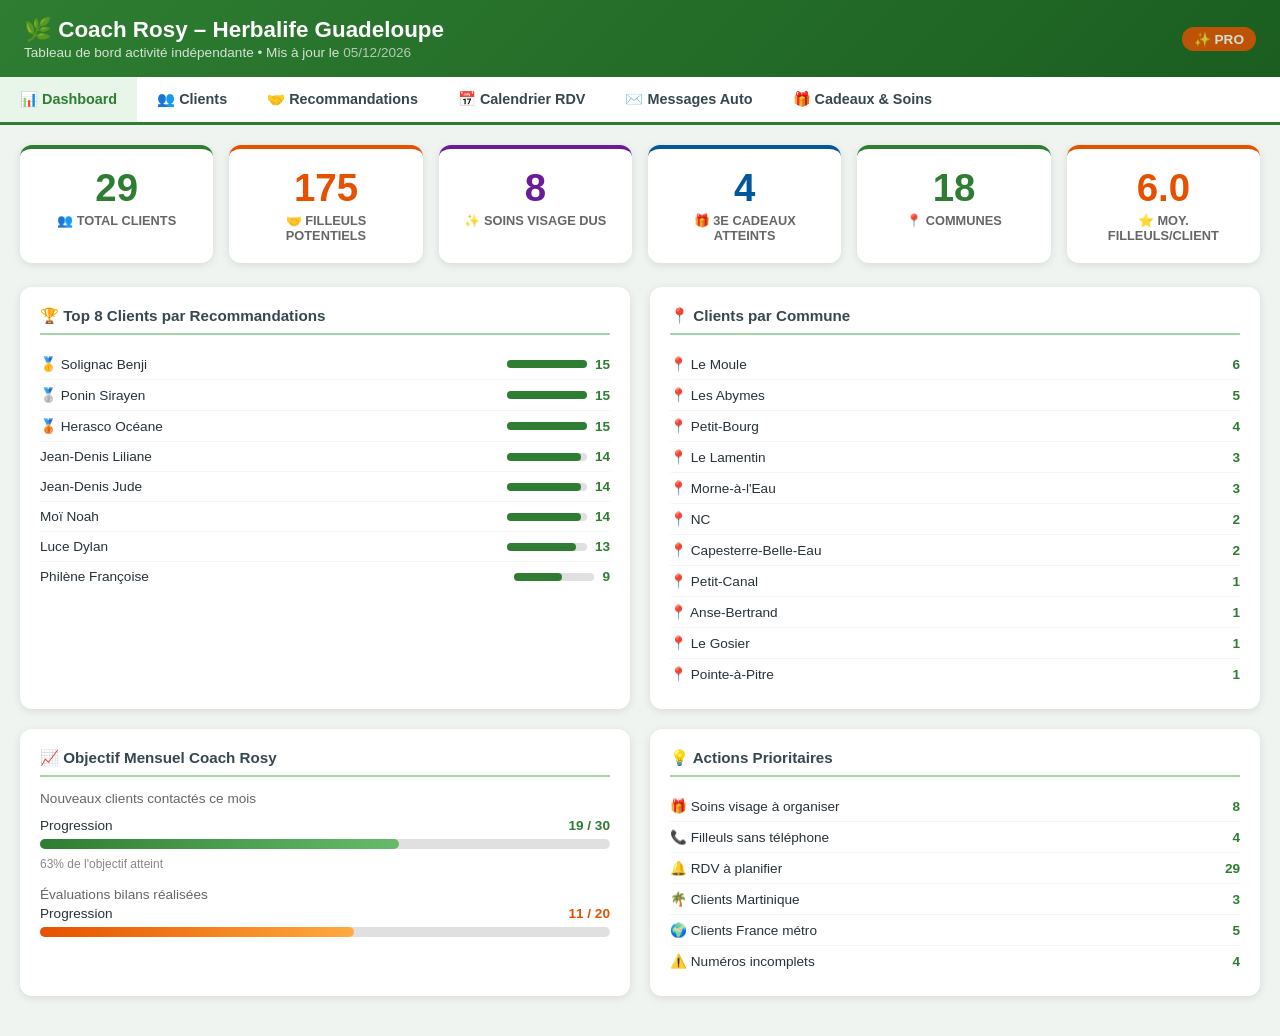
<file: index.html>
<!DOCTYPE html>
<html lang="fr">
<head>
<meta charset="UTF-8">
<meta name="viewport" content="width=device-width, initial-scale=1.0">
<title>Coach Rosy – Dashboard Herbalife</title>
<style>
  :root {
    --vert: #2E7D32; --vert-l: #A5D6A7; --vert-ll: #E8F5E9;
    --orange: #E65100; --orange-l: #FFCCBC; --orange-ll: #FFF3E0;
    --violet: #6A1B9A; --bleu: #01579B; --rouge: #B71C1C;
    --gris: #37474F; --gris-l: #ECEFF1; --blanc: #fff;
  }
  * { box-sizing: border-box; margin: 0; padding: 0; font-family: 'Segoe UI', Arial, sans-serif; }
  body { background: #f0f4f0; color: #263238; }

  /* ── TOPBAR ── */
  .topbar {
    background: linear-gradient(135deg, var(--vert) 0%, #1B5E20 100%);
    color: #fff; padding: 16px 24px;
    display: flex; align-items: center; justify-content: space-between;
    box-shadow: 0 4px 12px rgba(0,0,0,.3);
  }
  .topbar h1 { font-size: 1.4rem; font-weight: 700; }
  .topbar span { font-size: .85rem; opacity: .8; }
  .badge { background: var(--orange); border-radius: 20px; padding: 4px 12px; font-size:.8rem; font-weight:700; }

  /* ── NAV TABS ── */
  .tabs { display: flex; background: #fff; border-bottom: 3px solid var(--vert); overflow-x: auto; }
  .tab { padding: 14px 20px; cursor: pointer; font-weight: 600; font-size: .9rem;
         border-bottom: 3px solid transparent; margin-bottom: -3px; white-space: nowrap;
         transition: all .2s; color: var(--gris); }
  .tab:hover { background: var(--vert-ll); color: var(--vert); }
  .tab.active { border-bottom-color: var(--vert); color: var(--vert); background: var(--vert-ll); }

  /* ── SECTIONS ── */
  .section { display: none; padding: 20px; }
  .section.active { display: block; }

  /* ── KPI CARDS ── */
  .kpi-row { display: grid; grid-template-columns: repeat(auto-fit, minmax(160px,1fr)); gap: 16px; margin-bottom: 24px; }
  .kpi { background: #fff; border-radius: 12px; padding: 20px 16px; text-align: center;
         box-shadow: 0 2px 8px rgba(0,0,0,.1); border-top: 4px solid var(--vert); }
  .kpi .num { font-size: 2.4rem; font-weight: 800; color: var(--vert); line-height:1; }
  .kpi .lbl { font-size: .8rem; color: #666; margin-top: 6px; font-weight: 600; text-transform: uppercase; }
  .kpi.orange { border-top-color: var(--orange); }
  .kpi.orange .num { color: var(--orange); }
  .kpi.violet { border-top-color: var(--violet); }
  .kpi.violet .num { color: var(--violet); }
  .kpi.bleu { border-top-color: var(--bleu); }
  .kpi.bleu .num { color: var(--bleu); }

  /* ── CARDS GRID ── */
  .cards { display: grid; grid-template-columns: repeat(auto-fill, minmax(300px, 1fr)); gap: 16px; }
  .card {
    background: #fff; border-radius: 12px; overflow: hidden;
    box-shadow: 0 2px 8px rgba(0,0,0,.1); transition: transform .2s, box-shadow .2s;
  }
  .card:hover { transform: translateY(-3px); box-shadow: 0 6px 20px rgba(0,0,0,.15); }
  .card-head { background: var(--vert); color: #fff; padding: 12px 16px; display: flex; justify-content: space-between; align-items: center; }
  .card-head .name { font-weight: 700; font-size: 1rem; }
  .card-head .count { background: rgba(255,255,255,.3); border-radius: 20px; padding: 2px 10px; font-size: .8rem; font-weight: 700; }
  .card-body { padding: 14px 16px; }
  .card-body p { font-size: .85rem; color: #555; margin: 4px 0; }
  .card-body .tel { font-weight: 600; color: var(--bleu); }
  .card-body .obs { font-size: .8rem; color: #888; font-style: italic; margin-top: 8px; }
  .tag { display: inline-block; background: var(--vert-l); color: var(--vert);
         border-radius: 12px; padding: 2px 8px; font-size: .75rem; font-weight: 600; margin: 2px; }
  .tag.orange { background: var(--orange-l); color: var(--orange); }
  .tag.violet { background: #EDE7F6; color: var(--violet); }

  /* ── TABLE ── */
  .tbl-wrap { background: #fff; border-radius: 12px; overflow: hidden; box-shadow: 0 2px 8px rgba(0,0,0,.1); }
  .tbl-head { padding: 16px 20px; background: var(--vert); color: #fff; display: flex; justify-content: space-between; align-items: center; }
  .tbl-head h3 { font-size: 1rem; }
  .search-box { padding: 8px 14px; border-radius: 20px; border: none; font-size: .9rem; width: 240px; }
  table { width: 100%; border-collapse: collapse; }
  thead th { background: #37474F; color: #fff; padding: 10px 12px; font-size: .8rem; text-align: left; font-weight: 600; }
  tbody tr:nth-child(even) { background: var(--gris-l); }
  tbody tr:hover { background: var(--vert-ll); }
  tbody td { padding: 9px 12px; font-size: .82rem; border-bottom: 1px solid #e0e0e0; }
  .badge-stat { border-radius: 10px; padding: 2px 8px; font-size: .75rem; font-weight: 700; }
  .s-planif { background: #FFF9C4; color: #F57F17; }
  .s-ok { background: var(--vert-l); color: var(--vert); }
  .s-relance { background: #FFCCBC; color: var(--rouge); }

  /* ── CALENDAR ── */
  .cal-grid { display: grid; grid-template-columns: repeat(7,1fr); gap: 4px; }
  .cal-day-head { text-align: center; font-weight: 700; font-size: .75rem; color: var(--gris); padding: 6px; }
  .cal-day { min-height: 70px; background: #fff; border-radius: 8px; padding: 6px;
             border: 1px solid #e0e0e0; cursor: pointer; transition: background .2s; }
  .cal-day:hover { background: var(--vert-ll); }
  .cal-day .day-num { font-size: .8rem; font-weight: 700; color: var(--gris); }
  .cal-day .event { background: var(--vert); color: #fff; border-radius: 4px; padding: 2px 4px;
                    font-size: .7rem; margin-top: 2px; cursor: pointer; }
  .cal-day .event.orange { background: var(--orange); }
  .cal-day.today { border: 2px solid var(--vert); }
  .cal-day.today .day-num { color: var(--vert); }

  /* ── MESSAGES ── */
  .msg-card { background: #fff; border-radius: 12px; margin-bottom: 16px; overflow: hidden; box-shadow: 0 2px 8px rgba(0,0,0,.1); }
  .msg-head { padding: 14px 18px; color: #fff; display: flex; justify-content: space-between; align-items: center; }
  .msg-body { padding: 16px 18px; }
  .msg-body textarea { width: 100%; min-height: 160px; border: 1px solid #ddd; border-radius: 8px;
                       padding: 12px; font-size: .88rem; line-height: 1.6; resize: vertical; }
  .btn { display: inline-flex; align-items: center; gap: 6px; padding: 8px 18px; border-radius: 20px;
         font-size: .85rem; font-weight: 600; cursor: pointer; border: none; transition: all .2s; }
  .btn-vert { background: var(--vert); color: #fff; }
  .btn-vert:hover { background: #1B5E20; }
  .btn-orange { background: var(--orange); color: #fff; }
  .btn-orange:hover { background: #BF360C; }
  .btn-outline { background: transparent; border: 2px solid var(--vert); color: var(--vert); }
  .btn-outline:hover { background: var(--vert-ll); }
  .btn-row { display: flex; gap: 10px; margin-top: 12px; flex-wrap: wrap; }

  /* ── PROGRESS ── */
  .prog-bar { background: #e0e0e0; border-radius: 20px; height: 10px; margin-top: 6px; }
  .prog-fill { background: linear-gradient(90deg, var(--vert), #66BB6A); border-radius: 20px; height: 100%; transition: width .8s; }
  .prog-fill.orange { background: linear-gradient(90deg, var(--orange), #FFAB40); }

  /* ── TOAST ── */
  .toast { position: fixed; bottom: 24px; right: 24px; background: var(--vert); color: #fff;
           padding: 14px 20px; border-radius: 12px; font-weight: 600; box-shadow: 0 4px 16px rgba(0,0,0,.3);
           transform: translateY(100px); opacity: 0; transition: all .4s; z-index: 999; }
  .toast.show { transform: translateY(0); opacity: 1; }

  /* ── STAT ROW ── */
  .stat-row { display: grid; grid-template-columns: 1fr 1fr; gap: 20px; margin-bottom: 20px; }
  .stat-box { background: #fff; border-radius: 12px; padding: 20px; box-shadow: 0 2px 8px rgba(0,0,0,.1); }
  .stat-box h4 { font-size: .95rem; font-weight: 700; color: var(--gris); margin-bottom: 14px;
                  border-bottom: 2px solid var(--vert-l); padding-bottom: 8px; }
  .stat-item { display: flex; justify-content: space-between; align-items: center;
               padding: 7px 0; border-bottom: 1px solid #f5f5f5; font-size: .85rem; }
  .stat-item:last-child { border-bottom: none; }
  .stat-item .val { font-weight: 700; color: var(--vert); }

  @media(max-width:600px) {
    .stat-row { grid-template-columns: 1fr; }
    .kpi-row { grid-template-columns: repeat(2,1fr); }
    .topbar h1 { font-size: 1rem; }
    .cards { grid-template-columns: 1fr; }
  }
</style>
</head>
<body>

<div class="topbar">
  <div>
    <h1>🌿 Coach Rosy – Herbalife Guadeloupe</h1>
    <span>Tableau de bord activité indépendante • Mis à jour le <span id="today-date"></span></span>
  </div>
  <span class="badge">✨ PRO</span>
</div>

<!-- TABS -->
<div class="tabs">
  <div class="tab active" onclick="showTab('dashboard')">📊 Dashboard</div>
  <div class="tab" onclick="showTab('clients')">👥 Clients</div>
  <div class="tab" onclick="showTab('recommandations')">🤝 Recommandations</div>
  <div class="tab" onclick="showTab('calendrier')">📅 Calendrier RDV</div>
  <div class="tab" onclick="showTab('messages')">✉️ Messages Auto</div>
  <div class="tab" onclick="showTab('cadeaux')">🎁 Cadeaux & Soins</div>
</div>

<!-- ════ DASHBOARD ════ -->
<div id="tab-dashboard" class="section active">
  <div class="kpi-row">
    <div class="kpi"><div class="num">29</div><div class="lbl">👥 Total Clients</div></div>
    <div class="kpi orange"><div class="num">175</div><div class="lbl">🤝 Filleuls Potentiels</div></div>
    <div class="kpi violet"><div class="num">8</div><div class="lbl">✨ Soins Visage Dus</div></div>
    <div class="kpi bleu"><div class="num">4</div><div class="lbl">🎁 3e Cadeaux Atteints</div></div>
    <div class="kpi"><div class="num">18</div><div class="lbl">📍 Communes</div></div>
    <div class="kpi orange"><div class="num">6.0</div><div class="lbl">⭐ Moy. Filleuls/Client</div></div>
  </div>

  <div class="stat-row">
    <div class="stat-box">
      <h4>🏆 Top 8 Clients par Recommandations</h4>
      <div id="top-clients"></div>
    </div>
    <div class="stat-box">
      <h4>📍 Clients par Commune</h4>
      <div id="commune-stats"></div>
    </div>
  </div>

  <div class="stat-row">
    <div class="stat-box">
      <h4>📈 Objectif Mensuel Coach Rosy</h4>
      <p style="font-size:.85rem;color:#666;margin-bottom:12px">Nouveaux clients contactés ce mois</p>
      <div style="display:flex;justify-content:space-between;font-size:.85rem;margin-bottom:4px">
        <span>Progression</span><span style="font-weight:700;color:var(--vert)">19 / 30</span>
      </div>
      <div class="prog-bar"><div class="prog-fill" style="width:63%"></div></div>
      <p style="font-size:.75rem;color:#888;margin-top:8px">63% de l'objectif atteint</p>

      <p style="font-size:.85rem;color:#666;margin:16px 0 4px">Évaluations bilans réalisées</p>
      <div style="display:flex;justify-content:space-between;font-size:.85rem;margin-bottom:4px">
        <span>Progression</span><span style="font-weight:700;color:var(--orange)">11 / 20</span>
      </div>
      <div class="prog-bar"><div class="prog-fill orange" style="width:55%"></div></div>
    </div>
    <div class="stat-box">
      <h4>💡 Actions Prioritaires</h4>
      <div class="stat-item"><span>🎁 Soins visage à organiser</span><span class="val">8</span></div>
      <div class="stat-item"><span>📞 Filleuls sans téléphone</span><span class="val">4</span></div>
      <div class="stat-item"><span>🔔 RDV à planifier</span><span class="val">29</span></div>
      <div class="stat-item"><span>🌴 Clients Martinique</span><span class="val">3</span></div>
      <div class="stat-item"><span>🌍 Clients France métro</span><span class="val">5</span></div>
      <div class="stat-item"><span>⚠️ Numéros incomplets</span><span class="val">4</span></div>
    </div>
  </div>
</div>

<!-- ════ CLIENTS ════ -->
<div id="tab-clients" class="section">
  <div class="tbl-wrap">
    <div class="tbl-head">
      <h3>👥 Base de Données Clients (29)</h3>
      <input class="search-box" id="search-clients" placeholder="🔍 Rechercher un client..." oninput="filterClients()">
    </div>
    <table id="clients-table">
      <thead>
        <tr>
          <th>#</th><th>Nom Prénom</th><th>Commune</th><th>Téléphone</th>
          <th>Email</th><th>Filleuls</th><th>Observations</th>
        </tr>
      </thead>
      <tbody id="clients-tbody"></tbody>
    </table>
  </div>
</div>

<!-- ════ RECOMMANDATIONS ════ -->
<div id="tab-recommandations" class="section">
  <div class="tbl-wrap">
    <div class="tbl-head">
      <h3>🤝 Fiches de Recommandation (175 filleuls)</h3>
      <input class="search-box" id="search-recs" placeholder="🔍 Rechercher..." oninput="filterRecs()">
    </div>
    <table>
      <thead>
        <tr><th>#</th><th>Client Parrain</th><th>Filleul</th><th>Commune</th><th>Téléphone</th><th>Cadeau</th><th>Notes</th></tr>
      </thead>
      <tbody id="recs-tbody"></tbody>
    </table>
  </div>
</div>

<!-- ════ CALENDRIER ════ -->
<div id="tab-calendrier" class="section">
  <div style="display:flex;gap:16px;margin-bottom:20px;flex-wrap:wrap">
    <div style="flex:1;min-width:280px;background:#fff;border-radius:12px;padding:20px;box-shadow:0 2px 8px rgba(0,0,0,.1)">
      <h4 style="color:var(--vert);margin-bottom:16px">➕ Nouveau RDV</h4>
      <div style="display:flex;flex-direction:column;gap:10px">
        <select id="rdv-client" style="padding:10px;border-radius:8px;border:1px solid #ddd;font-size:.9rem">
          <option>-- Choisir un client --</option>
        </select>
        <input type="date" id="rdv-date" style="padding:10px;border-radius:8px;border:1px solid #ddd;font-size:.9rem">
        <input type="time" id="rdv-time" value="10:00" style="padding:10px;border-radius:8px;border:1px solid #ddd;font-size:.9rem">
        <select id="rdv-type" style="padding:10px;border-radius:8px;border:1px solid #ddd;font-size:.9rem">
          <option>Évaluation bilan</option>
          <option>Suivi mensuel</option>
          <option>Atelier soin visage</option>
          <option>Remise cadeau</option>
          <option>Découverte produits</option>
          <option>Relance filleul</option>
        </select>
        <textarea id="rdv-notes" placeholder="Notes..." style="padding:10px;border-radius:8px;border:1px solid #ddd;font-size:.9rem;height:80px;resize:vertical"></textarea>
        <button class="btn btn-vert" onclick="addRdv()">✅ Planifier le RDV</button>
      </div>
    </div>
    <div style="flex:2;min-width:300px;background:#fff;border-radius:12px;padding:20px;box-shadow:0 2px 8px rgba(0,0,0,.1)">
      <div style="display:flex;justify-content:space-between;align-items:center;margin-bottom:16px">
        <button class="btn btn-outline" onclick="changeMonth(-1)">← Précédent</button>
        <h4 id="cal-title" style="color:var(--vert)"></h4>
        <button class="btn btn-outline" onclick="changeMonth(1)">Suivant →</button>
      </div>
      <div class="cal-grid" id="calendar"></div>
    </div>
  </div>
  <div class="tbl-wrap">
    <div class="tbl-head" style="background:var(--gris)">
      <h3>📋 Liste des RDV planifiés</h3>
    </div>
    <table>
      <thead><tr><th>Date</th><th>Heure</th><th>Client</th><th>Type</th><th>Notes</th><th>Action</th></tr></thead>
      <tbody id="rdv-tbody"></tbody>
    </table>
  </div>
</div>

<!-- ════ MESSAGES ════ -->
<div id="tab-messages" class="section">
  <div style="display:flex;gap:16px;margin-bottom:20px;flex-wrap:wrap">
    <div style="background:#fff;border-radius:12px;padding:16px;box-shadow:0 2px 8px rgba(0,0,0,.1);min-width:220px">
      <h4 style="margin-bottom:12px;color:var(--vert)">🎯 Personnaliser</h4>
      <label style="font-size:.85rem;font-weight:600">Prénom du destinataire</label>
      <input id="msg-prenom" placeholder="Ex: Marie" style="width:100%;padding:8px;border-radius:8px;border:1px solid #ddd;margin:6px 0 12px;font-size:.9rem">
      <label style="font-size:.85rem;font-weight:600">Parrain/Marraine</label>
      <input id="msg-parrain" placeholder="Ex: Loïc" style="width:100%;padding:8px;border-radius:8px;border:1px solid #ddd;margin:6px 0 12px;font-size:.9rem">
      <label style="font-size:.85rem;font-weight:600">Date RDV</label>
      <input type="date" id="msg-date" style="width:100%;padding:8px;border-radius:8px;border:1px solid #ddd;margin:6px 0 12px;font-size:.9rem">
      <button class="btn btn-vert" style="width:100%" onclick="personalizeMessages()">✨ Personnaliser</button>
    </div>
    <div style="flex:1;min-width:280px">
      <div id="messages-container"></div>
    </div>
  </div>
</div>

<!-- ════ CADEAUX ════ -->
<div id="tab-cadeaux" class="section">
  <div class="cards" id="cadeaux-cards"></div>
</div>

<div class="toast" id="toast"></div>

<script>
// ── DATA ──────────────────────────────────────────────────────────────
const clients = [
  ["Jean-Denis","Liliane","Le Moule","0690211060","","14 filleuls – Fiche 28/02/2026"],
  ["Grégoire","Jessie","Petit-Canal","0690090362 / 0691250191","","Soin visage dû ; 8 filleuls + 2 ajouts"],
  ["Wilson","Jérôme","Le Lamentin","0690717507","","Distributeur ; 3 recommandations"],
  ["La Rochelle","Hélène","Petit-Bourg","0690801905","","5 filleuls potentiels"],
  ["Jean-Denis","Jude","NC","0690071060","","14 filleuls ; cadeau soin visage"],
  ["Philène","Françoise","Petit-Bourg","0696248056","","9 filleuls ; soin visage (Jessy)"],
  ["Didier","Rose-Lyse","Anse-Bertrand","0690705038","","2 recommandations"],
  ["Martin","Steve","Le Gosier","0690747990","","4 recommandations – jeunes"],
  ["Melais","Loïc","Le Lamentin","0690904830","melaisloic@gmail.com","Soin visage dû ; 7 filleuls"],
  ["Warner","Karina","Pointe-à-Pitre","0690746282","","1 recommandation : Marie-Ange"],
  ["Moï","Noah","Le Moule","0690268687","","Soin visage + 2e cadeau ; 14 filleuls"],
  ["Luce","Dylan","Morne-à-l'Eau","0690578028","","Soin visage ; 13 filleuls"],
  ["Thomas","Matteo","NC","0690960607","","Soin visage ; 8 recommandations"],
  ["Soudain","Mehdi","Le Moule","0690400450","","5 recommandations"],
  ["Solignac","Benji","Les Abymes","0691275161","","3e cadeau atteint ; 15 recommandations"],
  ["Ficadier","Brian","Le Moule","0690135131","","8 recommandations"],
  ["Ponin","Sirayen","Les Abymes","0690544796","popo971017.poney@gmail.com","Soin visage + 3e cadeau ; 15 recommandations"],
  ["Fadia","Kenji","Le Moule","0690124637","","5 recommandations"],
  ["Plaxo","Etienne","Le Moule","0690821225","",""],
  ["Ibourdin","Roselyne","Les Abymes","0690651036","","Pas de recommandation"],
  ["Palace","Carine","Les Abymes","0690624950","","Pas de recommandation"],
  ["Laurak","Marie-Michèle","Les Abymes","0690008878","","2 recommandations"],
  ["Broquin","Elita","Morne-à-l'Eau","0690075419","","Pas de recommandation"],
  ["Lastelle","Marie-Laure","Petit-Bourg","0690864466","","1 recommandation"],
  ["Herasco","Océane","Le Lamentin","0690989509","","3 cadeaux + soin visage ; 15 recommandations"],
  ["Montredon","Michel","Petit-Bourg","0690957376","","Pas de recommandation"],
  ["Lambeaux","Justinien","Morne-à-l'Eau","0690543635","",""],
  ["Matignon","Tony","Capesterre-Belle-Eau","0690321801","","4 recommandations"],
  ["Matignon","Sandra","Capesterre-Belle-Eau","0690950697","","4 recommandations"],
];

const recCounts = {
  "Jean-Denis Liliane":14,"Grégoire Jessie":7,"Wilson Jérôme":3,
  "La Rochelle Hélène":5,"Jean-Denis Jude":14,"Philène Françoise":9,
  "Didier Rose-Lyse":2,"Martin Steve":4,"Melais Loïc":7,"Warner Karina":1,
  "Moï Noah":14,"Luce Dylan":13,"Thomas Matteo":8,"Soudain Mehdi":5,
  "Solignac Benji":15,"Ficadier Brian":8,"Ponin Sirayen":15,"Fadia Kenji":5,
  "Laurak Marie-Michèle":2,"Lastelle Marie-Laure":1,"Herasco Océane":15,
  "Matignon Tony":4,"Matignon Sandra":4,
};

const cadeaux = [
  {client:"Grégoire Jessie",type:"Atelier Soin Visage",statut:"À organiser"},
  {client:"Jean-Denis Jude (Ma Goudou)",type:"Soin Visage",statut:"À organiser"},
  {client:"Philène Françoise (Jessy)",type:"Atelier Soin Visage",statut:"À organiser"},
  {client:"Melais Loïc",type:"Atelier Soin Visage",statut:"À organiser"},
  {client:"Moï Noah",type:"Soin Visage + 2e Cadeau",statut:"À organiser"},
  {client:"Luce Dylan (Hild Anna-Line)",type:"Atelier Soin Visage",statut:"À organiser"},
  {client:"Thomas Matteo (Johanna)",type:"Soin Visage",statut:"À organiser"},
  {client:"Solignac Benji",type:"3e Cadeau – Soin Visage",statut:"Effectué ✅"},
  {client:"Ponin Sirayen",type:"Soin Visage + 3e Cadeau",statut:"À organiser"},
  {client:"Herasco Océane",type:"Soin Visage + 3e Cadeau",statut:"À organiser"},
  {client:"Jean-Denis Liliane (Dolium Nadia)",type:"Cadeau",statut:"À remettre"},
  {client:"Jean-Denis Liliane (Doumba Danielle)",type:"3e Cadeau",statut:"À remettre"},
];

const recommandations = [
  ["Jean-Denis Liliane","Guilhen","Amal","","0690127912","",""],
  ["Jean-Denis Liliane","Chérie","Jocelyne","","+ 33642446636","",""],
  ["Jean-Denis Liliane","Jean-Charles","Lydie","","+ 33768543182","",""],
  ["Jean-Denis Liliane","Doumbia","Daniella","","0690756352","Atelier soin visage",""],
  ["Jean-Denis Liliane","Daupin","Nickelez","","0690716813","",""],
  ["Jean-Denis Liliane","David","Cynthia","","0690900715","",""],
  ["Jean-Denis Liliane","Dixit","Rudy","","0690324848","",""],
  ["Jean-Denis Liliane","Dolium","Nadia","","0690348936","Cadeau",""],
  ["Jean-Denis Liliane","Doumba","Danielle","","0590235600","3e cadeau",""],
  ["Jean-Denis Liliane","Prudente","Éliane","","0690742522","",""],
  ["Jean-Denis Liliane","Francius","Adèle","","0690434452","",""],
  ["Jean-Denis Liliane","Francis","Josiane","","0690424564","",""],
  ["Grégoire Jessie","Grégoire","Jessie","Les Abymes","0690980386","",""],
  ["Grégoire Jessie","Grégoire","Isabelle","Trois-Rivières","0690707423","",""],
  ["Grégoire Jessie","Naigre","Gaby","Mao","0690379539","",""],
  ["Grégoire Jessie","Forstin","Rudy","Pointe-à-Pitre","0690126605","",""],
  ["Grégoire Jessie","Forstin","Caroline","Pointe-à-Pitre","0690128177","Soin visage",""],
  ["Grégoire Jessie","Liber","Lucas","Trois-Rivières","0690603101","","Ajout"],
  ["Grégoire Jessie","Grégoire","Michel","Vieux-Habitants","0690800153","","Ajout"],
  ["Wilson Jérôme","Wilson","Natanael","Le Lamentin","0690117608","",""],
  ["Wilson Jérôme","Séverine","Maguy","","0690488398","",""],
  ["La Rochelle Hélène","Urie","Mylène","Goyave","0690164203","",""],
  ["La Rochelle Hélène","La Rochelle","Nikki","Capesterre-Belle-Eau","0690958820","",""],
  ["La Rochelle Hélène","Bon Fils","Sarah Della","Petit-Bourg","0690246017","",""],
  ["La Rochelle Hélène","","Viviane","Petit-Bourg","+33656806981","","Pas de nom"],
  ["La Rochelle Hélène","Claude Maurice","Sophie","Capesterre","0690920800","",""],
  ["Jean-Denis Jude","Pierre","Ghislaine","Goyave","0690376420","",""],
  ["Jean-Denis Jude","Maurice","Jean-Christophe","","0690906620","",""],
  ["Jean-Denis Jude","Barba","Éliane","","0691256292","",""],
  ["Jean-Denis Jude","Ma Goudou","","","0690941199","Soin visage",""],
  ["Jean-Denis Jude","Ismaël","Sylvain","","0690931802","",""],
  ["Jean-Denis Jude","Borda Dary","Jean-François","","0690177701","",""],
  ["Jean-Denis Jude","Marouden","Karine","","0690626320","",""],
  ["Philène Françoise","Cindy","","Capesterre","0690405981","",""],
  ["Philène Françoise","Corinne","","","0690764050","",""],
  ["Philène Françoise","Elita","","Morne-à-l'Eau","0690075419","",""],
  ["Philène Françoise","Géraldine","","Martinique","0696542873","",""],
  ["Philène Françoise","Jessy","","Saint-Martin","0690711268","Soin visage",""],
  ["Philène Françoise","Carine","","Petit-Bourg","0694901729","",""],
  ["Philène Françoise","Lucienne","","Martinique","0696958491","",""],
  ["Philène Françoise","Myriel","","Baie-Mahault","0690573463","",""],
  ["Philène Françoise","Monique","","Diamant (Mq)","0696231583","",""],
  ["Melais Loïc","Belfort","Dylan","Le Lamentin","0690476021","",""],
  ["Melais Loïc","Ismar","Lenny","Le Gosier","0690165268","",""],
  ["Melais Loïc","Cindy","","Pointe-Noire","0690469364","",""],
  ["Melais Loïc","Aymeric","","Le Lamentin","0690523269","",""],
  ["Melais Loïc","Liliane","","Le Lamentin","0690557376","Soin visage",""],
  ["Melais Loïc","Océane","","","0690989509","",""],
  ["Moï Noah","Granger","Anthony","Les Abymes","0690717089","",""],
  ["Moï Noah","Yenhanala","Marvin","Le Moule","0690552776","",""],
  ["Moï Noah","Luten","Nory","Le Moule","0690399001","",""],
  ["Moï Noah","Anoumontou","William","Le Moule","0690695666","",""],
  ["Moï Noah","Ficadier","Brian","Le Moule","0690135131","",""],
  ["Moï Noah","Moisan","Martine","","0690267783","",""],
  ["Moï Noah","Moisan","Maïté","Le Moule","0690078993","2e cadeau",""],
  ["Moï Noah","Mirna","Richard","","0690645504","",""],
  ["Luce Dylan","Kapila","Pétula","Le Moule","0690099844","",""],
  ["Luce Dylan","Lolia","Alan","Le Moule","0690481982","",""],
  ["Luce Dylan","Solignac","Benji","Les Abymes","0691275161","",""],
  ["Luce Dylan","Luce","Pascal","Morne-à-l'Eau","0690650215","",""],
  ["Luce Dylan","Hild","Anna-Line","","0690217244","Soin visage",""],
  ["Luce Dylan","Matthew","","Les Abymes","0690905203","",""],
  ["Luce Dylan","Samantha","","Les Abymes","0690949103","",""],
  ["Luce Dylan","Ingrid","","Le Moule","0690422328","",""],
  ["Luce Dylan","Gladys","","Morne-à-l'Eau","0690130824","",""],
  ["Luce Dylan","Kristy","","Les Abymes","0690728950","",""],
  ["Luce Dylan","Mike","","","0690684166","",""],
  ["Luce Dylan","Mélinda","","France","0690981949","",""],
  ["Thomas Matteo","Samyla","","Saint-François","0690701644","",""],
  ["Thomas Matteo","Sael","","Saint-François","0690944265","",""],
  ["Thomas Matteo","Johanna","","Petit-Canal","0690850015","Soin visage",""],
  ["Thomas Matteo","Brice","","Le Moule","0691254241","",""],
  ["Thomas Matteo","Ricci","","Saint-François","0690652510","",""],
  ["Soudain Mehdi","Despretz","Brice","Le Moule","0691254241","",""],
  ["Soudain Mehdi","Soudan","Lucas","Le Moule","0690382131","",""],
  ["Soudain Mehdi","Rosamel","Xavier","Morne-à-l'Eau","0690710885","",""],
  ["Soudain Mehdi","Matou","Frédéric","Le Moule","0690389548","",""],
  ["Soudain Mehdi","Hiéron","Taliana","Le Moule","0691239298","",""],
  ["Solignac Benji","Solignac","Tatiana","","0690232732","",""],
  ["Solignac Benji","Kadri","Naël","","0690250543","",""],
  ["Solignac Benji","Sinon","Ayan","","0690544796","",""],
  ["Solignac Benji","Matthew","","","0690905203","",""],
  ["Solignac Benji","Donovan","","","0691253636","3e cadeau",""],
  ["Solignac Benji","Annaëlle","","","0690134954","",""],
  ["Solignac Benji","Saadia","","","0690758862","",""],
  ["Solignac Benji","Kylian","","","0690003155","",""],
  ["Solignac Benji","Tricia","","","0745060901","",""],
  ["Solignac Benji","Saïna","","","0690094364","",""],
  ["Solignac Benji","Onil","","","0691273653","",""],
  ["Solignac Benji","Enrick","","","0690292654","",""],
  ["Solignac Benji","Stanley","","","0690072271","",""],
  ["Ficadier Brian","Thomas","Matteo","Le Moule","0690960607","",""],
  ["Ficadier Brian","Kravah","Yohan","Les Abymes","0690142109","",""],
  ["Ficadier Brian","Walpole","Malan","","0690463927","",""],
  ["Ficadier Brian","Ficadier","Kenji","Le Moule","0690124637","",""],
  ["Ficadier Brian","Samyla","","Le Moule","0690701644","",""],
  ["Ficadier Brian","Johanna","Collin","Petit-Canal","0690850015","",""],
  ["Ponin Sirayen","Abailo","Lilandra","Sainte-Anne","0691242108","",""],
  ["Ponin Sirayen","Yannick","","Morne-à-l'Eau","0691241951","",""],
  ["Ponin Sirayen","Sabine","","Les Abymes","0690970541","",""],
  ["Ponin Sirayen","Aurélia","","Tapie","0690073788","",""],
  ["Ponin Sirayen","Médéric","","","0690966389","Soin visage",""],
  ["Ponin Sirayen","Poney","Roselyne","Port-Louis","0690489387","3e cadeau",""],
  ["Ponin Sirayen","Jenessa","","France","+33646845541","",""],
  ["Ponin Sirayen","Rihanna","","Les Abymes","0690132931","",""],
  ["Ponin Sirayen","Poney","Anjali","Port-Louis","0690765510","",""],
  ["Ponin Sirayen","Latina","","Les Abymes","0690979808","",""],
  ["Ponin Sirayen","Axel","","Pointe-à-Pitre","0690163777","",""],
  ["Ponin Sirayen","Alicia","","Les Abymes","0690051458","",""],
  ["Ponin Sirayen","Mélodie","","France","+33708211136","",""],
  ["Ponin Sirayen","Patch","","","0690254819","",""],
  ["Fadia Kenji","Ficadier","Brian","Le Moule","0690135131","",""],
  ["Fadia Kenji","Thomas","Matteo","Le Moule","0690960607","",""],
  ["Fadia Kenji","Luce","Dylan","Morne-à-l'Eau","0690578028","",""],
  ["Fadia Kenji","Moï","Noah","Le Moule","0690268687","",""],
  ["Fadia Kenji","Soudain","Mehdi","Le Moule","0690400450","",""],
  ["Laurak Marie-Michèle","Chérie","Gladys","Le Moule","0690218609","",""],
  ["Laurak Marie-Michèle","Amanda","","Le Moule","0690210894","",""],
  ["Lastelle Marie-Laure","Lastelle","Marie-Claude","Les Abymes","0690254618","",""],
  ["Herasco Océane","Sylvie","","","0690964844","",""],
  ["Herasco Océane","Morane","","","0690734252","","Projet soins animaliers"],
  ["Herasco Océane","Florina","Maylis","","0690950306","",""],
  ["Herasco Océane","Manon","","","0690281249","",""],
  ["Herasco Océane","Déesse","Chloé","","+33652485298","",""],
  ["Herasco Océane","Djamila","","","0690998348","",""],
  ["Herasco Océane","Mathias","","","0690572587","",""],
  ["Herasco Océane","Mendy","","","0690908951","",""],
  ["Herasco Océane","Spicy","Mérédith","","0690862569","Soin visage",""],
  ["Herasco Océane","Lorenza","","","0690105930","3e cadeau",""],
  ["Herasco Océane","D'Alicia","","","0690943553","",""],
  ["Herasco Océane","Kayna","","","0690071419","",""],
  ["Herasco Océane","Stacey","","","0690370676","",""],
  ["Herasco Océane","Rose","","","0690062461","",""],
  ["Matignon Tony","Matignon","Sandra","Capesterre-Belle-Eau","0690950697","",""],
  ["Matignon Tony","Cédric","Rsaai","Capesterre-Belle-Eau","0690942210","",""],
  ["Matignon Tony","Matignon","Gilles","Petit-Bourg","0690501085","",""],
  ["Matignon Tony","Taj","Willy","Sainte-Anne","0690991687","",""],
  ["Matignon Sandra","Matignon","Tony","Capesterre-Belle-Eau","0690321801","","Mari"],
  ["Matignon Sandra","Matignon","Anna","Petit-Bourg","0690055427","",""],
  ["Matignon Sandra","Losbar","Paula","Goyave","0690515519","",""],
  ["Matignon Sandra","Julie","Bolus","Petit-Bourg","0690981001","",""],
];

let rdvList = [];
let calMonth = new Date().getMonth();
let calYear = new Date().getFullYear();

// ── MESSAGES ──────────────────────────────────────────────────────────
const msgTemplates = [
  {
    titre:"1. 💬 Premier Contact Filleul",
    color:"var(--vert)",
    template:`Bonjour [PRÉNOM] 😊

Je suis Coach Rosy, conseillère Herbalife en Guadeloupe.
[PARRAIN] m'a parlé de vous et pensé que vous pourriez être intéressé(e) par notre programme de bien-être.

✅ Évaluation bilan GRATUITE
✅ Programme nutrition personnalisé
✅ Suivi coach individuel

Seriez-vous disponible pour un RDV découverte cette semaine ?
📍 En présentiel ou en visio selon vos préférences

Belle journée 🌿
Coach Rosy – Herbalife Guadeloupe`
  },
  {
    titre:"2. ✅ Confirmation RDV",
    color:"var(--bleu)",
    template:`Bonjour [PRÉNOM] 🌟

Je vous confirme notre rendez-vous :
📅 [DATE RDV]
🕐 [HEURE]
📍 [LIEU / LIEN VISIO]

N'hésitez pas à me contacter si vous avez des questions.
À très vite !

Coach Rosy 🌿`
  },
  {
    titre:"3. 🔔 Relance Après RDV",
    color:"var(--orange)",
    template:`Bonjour [PRÉNOM] 😊

Suite à notre RDV du [DATE RDV], je voulais prendre de vos nouvelles.
Avez-vous eu l'occasion de réfléchir à votre programme de bien-être ?

Je reste disponible pour toutes vos questions 🌿

Coach Rosy – Herbalife`
  },
  {
    titre:"4. 🎁 Cadeau Soin Visage",
    color:"var(--violet)",
    template:`Bonjour [PRÉNOM] 🌸

Excellente nouvelle ! Vous avez gagné votre 🎁 ATELIER SOIN DU VISAGE OFFERT grâce à vos recommandations !

Quand souhaitez-vous en profiter ?
📅 Je vous propose : [DATE RDV]

À très bientôt !
Coach Rosy 🌿`
  },
  {
    titre:"5. 📊 Suivi Mensuel",
    color:"var(--gris)",
    template:`Bonjour [PRÉNOM] 💚

Comment allez-vous ce mois-ci ?
J'espère que votre programme Herbalife vous donne satisfaction 🌿

N'hésitez pas si vous avez besoin de moi !
Coach Rosy – Herbalife Guadeloupe`
  },
  {
    titre:"6. 🌟 Invitation Atelier",
    color:"#4CAF50",
    template:`Bonjour [PRÉNOM] 🌟

J'organise un ATELIER BIEN-ÊTRE HERBALIFE :
📅 [DATE RDV]  📍 Guadeloupe

Au programme :
✨ Évaluations bilans gratuites
🥗 Dégustation produits
💡 Conseils nutrition

Places limitées ! Confirmez votre présence 📱

Coach Rosy 🌿`
  },
];

// ── INIT ──────────────────────────────────────────────────────────────
document.getElementById("today-date").textContent = new Date().toLocaleDateString("fr-FR");

function showTab(name) {
  document.querySelectorAll(".section").forEach(s => s.classList.remove("active"));
  document.querySelectorAll(".tab").forEach(t => t.classList.remove("active"));
  document.getElementById("tab-"+name).classList.add("active");
  event.target.classList.add("active");
}

function showToast(msg) {
  const t = document.getElementById("toast");
  t.textContent = msg;
  t.classList.add("show");
  setTimeout(() => t.classList.remove("show"), 3000);
}

// ── CLIENTS TABLE ──────────────────────────────────────────────────────
function buildClientsTable(data) {
  const tbody = document.getElementById("clients-tbody");
  tbody.innerHTML = "";
  data.forEach(([nom, prenom, commune, tel, email, obs], i) => {
    const key = `${nom} ${prenom}`;
    const nb = recCounts[key] || 0;
    const color = nb >= 10 ? "#A5D6A7" : nb >= 5 ? "#FFF9C4" : "";
    tbody.innerHTML += `<tr>
      <td style="text-align:center;font-weight:700;color:var(--vert)">${i+1}</td>
      <td><strong>${nom} ${prenom}</strong></td>
      <td>${commune}</td>
      <td class="tel">📱 ${tel}</td>
      <td style="color:#888;font-size:.8rem">${email}</td>
      <td style="text-align:center;font-weight:700;background:${color};border-radius:8px">${nb}</td>
      <td style="font-size:.8rem;color:#666;font-style:italic">${obs}</td>
    </tr>`;
  });
}

function filterClients() {
  const q = document.getElementById("search-clients").value.toLowerCase();
  const filtered = clients.filter(c => `${c[0]} ${c[1]} ${c[2]} ${c[3]}`.toLowerCase().includes(q));
  buildClientsTable(filtered);
}

// ── RECS TABLE ────────────────────────────────────────────────────────
function buildRecsTable(data) {
  const tbody = document.getElementById("recs-tbody");
  tbody.innerHTML = "";
  data.forEach(([client, nom, prenom, commune, tel, cadeau, notes], i) => {
    const bg = cadeau ? "background:#E8F5E9" : "";
    tbody.innerHTML += `<tr style="${bg}">
      <td style="text-align:center;color:#999;font-size:.8rem">${i+1}</td>
      <td style="font-weight:600;color:var(--vert)">${client}</td>
      <td>${nom}</td>
      <td>${prenom}</td>
      <td style="color:#888">${commune}</td>
      <td class="tel">${tel}</td>
      <td>${cadeau ? `<span style="background:var(--vert);color:#fff;border-radius:10px;padding:2px 8px;font-size:.75rem;font-weight:700">🎁 ${cadeau}</span>` : ""}</td>
      <td style="font-size:.8rem;color:#888;font-style:italic">${notes}</td>
    </tr>`;
  });
}

function filterRecs() {
  const q = document.getElementById("search-recs").value.toLowerCase();
  const filtered = recommandations.filter(r =>
    `${r[0]} ${r[1]} ${r[2]} ${r[3]} ${r[4]}`.toLowerCase().includes(q)
  );
  buildRecsTable(filtered);
}

// ── DASHBOARD STATS ───────────────────────────────────────────────────
function buildTopClients() {
  const sorted = Object.entries(recCounts).sort((a,b) => b[1]-a[1]).slice(0,8);
  const max = sorted[0][1];
  const html = sorted.map(([name, nb], i) => {
    const pct = Math.round(nb/max*100);
    const medal = i===0?"🥇":i===1?"🥈":i===2?"🥉":"";
    return `<div class="stat-item">
      <span>${medal} ${name}</span>
      <div style="display:flex;align-items:center;gap:8px">
        <div style="width:80px;height:8px;background:#e0e0e0;border-radius:4px">
          <div style="width:${pct}%;height:100%;background:var(--vert);border-radius:4px"></div>
        </div>
        <span class="val">${nb}</span>
      </div>
    </div>`;
  }).join("");
  document.getElementById("top-clients").innerHTML = html;
}

function buildCommuneStats() {
  const counts = {};
  clients.forEach(c => { if(c[2]) counts[c[2]] = (counts[c[2]]||0)+1; });
  const sorted = Object.entries(counts).sort((a,b)=>b[1]-a[1]);
  const html = sorted.map(([comm, n]) =>
    `<div class="stat-item"><span>📍 ${comm}</span><span class="val">${n}</span></div>`
  ).join("");
  document.getElementById("commune-stats").innerHTML = html;
}

// ── CALENDAR ──────────────────────────────────────────────────────────
const MONTHS = ["Janvier","Février","Mars","Avril","Mai","Juin","Juillet","Août","Septembre","Octobre","Novembre","Décembre"];
const DAYS = ["Dim","Lun","Mar","Mer","Jeu","Ven","Sam"];

function buildCalendar() {
  const cal = document.getElementById("calendar");
  cal.innerHTML = DAYS.map(d => `<div class="cal-day-head">${d}</div>`).join("");
  document.getElementById("cal-title").textContent = `${MONTHS[calMonth]} ${calYear}`;
  const first = new Date(calYear, calMonth, 1).getDay();
  const days = new Date(calYear, calMonth+1, 0).getDate();
  const today = new Date();

  for(let i=0; i<first; i++) cal.innerHTML += `<div></div>`;
  for(let d=1; d<=days; d++) {
    const isToday = d===today.getDate() && calMonth===today.getMonth() && calYear===today.getFullYear();
    const evts = rdvList.filter(r => {
      const rd = new Date(r.date);
      return rd.getDate()===d && rd.getMonth()===calMonth && rd.getFullYear()===calYear;
    });
    const evtHtml = evts.map(e =>
      `<div class="event ${e.type.includes('Soin')?'orange':''}" title="${e.client} – ${e.type}">${e.time} ${e.client.split(' ')[0]}</div>`
    ).join("");
    cal.innerHTML += `<div class="cal-day${isToday?' today':''}">
      <div class="day-num">${d}</div>${evtHtml}
    </div>`;
  }
}

function changeMonth(dir) {
  calMonth += dir;
  if(calMonth > 11) { calMonth=0; calYear++; }
  if(calMonth < 0) { calMonth=11; calYear--; }
  buildCalendar();
}

function addRdv() {
  const client = document.getElementById("rdv-client").value;
  const date = document.getElementById("rdv-date").value;
  const time = document.getElementById("rdv-time").value;
  const type = document.getElementById("rdv-type").value;
  const notes = document.getElementById("rdv-notes").value;
  if(!client || client.includes("--") || !date) { showToast("⚠️ Choisissez un client et une date !"); return; }
  rdvList.push({client, date, time, type, notes});
  buildCalendar();
  buildRdvTable();
  showToast(`✅ RDV planifié pour ${client} le ${new Date(date).toLocaleDateString("fr-FR")}`);
}

function buildRdvTable() {
  const tbody = document.getElementById("rdv-tbody");
  if(!rdvList.length) { tbody.innerHTML = `<tr><td colspan="6" style="text-align:center;color:#999;padding:20px">Aucun RDV planifié</td></tr>`; return; }
  tbody.innerHTML = rdvList.sort((a,b)=>a.date.localeCompare(b.date)).map((r,i) =>
    `<tr>
      <td>${new Date(r.date).toLocaleDateString("fr-FR")}</td>
      <td>${r.time}</td>
      <td><strong>${r.client}</strong></td>
      <td><span class="badge-stat s-ok">${r.type}</span></td>
      <td style="font-size:.8rem;color:#666;font-style:italic">${r.notes}</td>
      <td><button class="btn btn-outline" style="padding:4px 12px;font-size:.78rem" onclick="deleteRdv(${i})">🗑 Suppr.</button></td>
    </tr>`
  ).join("");
}

function deleteRdv(i) {
  rdvList.splice(i,1);
  buildCalendar();
  buildRdvTable();
}

// ── MESSAGES ──────────────────────────────────────────────────────────
function buildMessages(prenom="[PRÉNOM]", parrain="[PARRAIN]", date="[DATE RDV]") {
  const container = document.getElementById("messages-container");
  container.innerHTML = msgTemplates.map((m,i) => `
    <div class="msg-card">
      <div class="msg-head" style="background:${m.color}">
        <span>${m.titre}</span>
        <button class="btn" style="background:rgba(255,255,255,.2);color:#fff;padding:4px 12px;font-size:.8rem"
                onclick="copyMsg(${i})">📋 Copier</button>
      </div>
      <div class="msg-body">
        <textarea id="msg-${i}">${m.template.replace(/\[PRÉNOM\]/g,prenom).replace(/\[PARRAIN\]/g,parrain).replace(/\[DATE RDV\]/g,date)}</textarea>
      </div>
    </div>
  `).join("");
}

function personalizeMessages() {
  const p = document.getElementById("msg-prenom").value || "[PRÉNOM]";
  const pa = document.getElementById("msg-parrain").value || "[PARRAIN]";
  const d = document.getElementById("msg-date").value
    ? new Date(document.getElementById("msg-date").value).toLocaleDateString("fr-FR")
    : "[DATE RDV]";
  buildMessages(p, pa, d);
  showToast(`✅ Messages personnalisés pour ${p}`);
}

function copyMsg(i) {
  const ta = document.getElementById("msg-"+i);
  ta.select();
  document.execCommand("copy");
  showToast("✅ Message copié dans le presse-papier !");
}

// ── CADEAUX ───────────────────────────────────────────────────────────
function buildCadeaux() {
  const container = document.getElementById("cadeaux-cards");
  container.innerHTML = cadeaux.map((c,i) => {
    const done = c.statut.includes("Effectué") || c.statut.includes("Remis");
    return `<div class="card">
      <div class="card-head" style="background:${done?'#37474F':'var(--violet)'}">
        <span class="name">🎁 ${c.client}</span>
        <span class="count">${done?"✅":"⏳"}</span>
      </div>
      <div class="card-body">
        <p><strong>Type :</strong> ${c.type}</p>
        <p><strong>Statut :</strong> <span style="color:${done?'green':'var(--orange)'};font-weight:700">${c.statut}</span></p>
        <div class="btn-row">
          ${!done ? `<button class="btn btn-vert" style="padding:6px 14px;font-size:.82rem" onclick="markDone(${i})">✅ Marquer effectué</button>` : ""}
          <button class="btn btn-outline" style="padding:6px 14px;font-size:.82rem" onclick="showToast('📱 Rappel envoyé !')">📲 Rappel</button>
        </div>
      </div>
    </div>`;
  }).join("");
}

function markDone(i) {
  cadeaux[i].statut = "Effectué ✅";
  buildCadeaux();
  showToast(`🎉 Cadeau marqué comme effectué !`);
}

// ── POPULATE RDV SELECT ────────────────────────────────────────────────
function populateRdvSelect() {
  const sel = document.getElementById("rdv-client");
  clients.forEach(([nom, prenom]) => {
    const o = document.createElement("option");
    o.textContent = `${nom} ${prenom}`;
    sel.appendChild(o);
  });
}

// ── BOOT ──────────────────────────────────────────────────────────────
buildClientsTable(clients);
buildRecsTable(recommandations);
buildTopClients();
buildCommuneStats();
buildCalendar();
buildMessages();
buildCadeaux();
populateRdvSelect();
buildRdvTable();
</script>
</body>
</html>
</file>
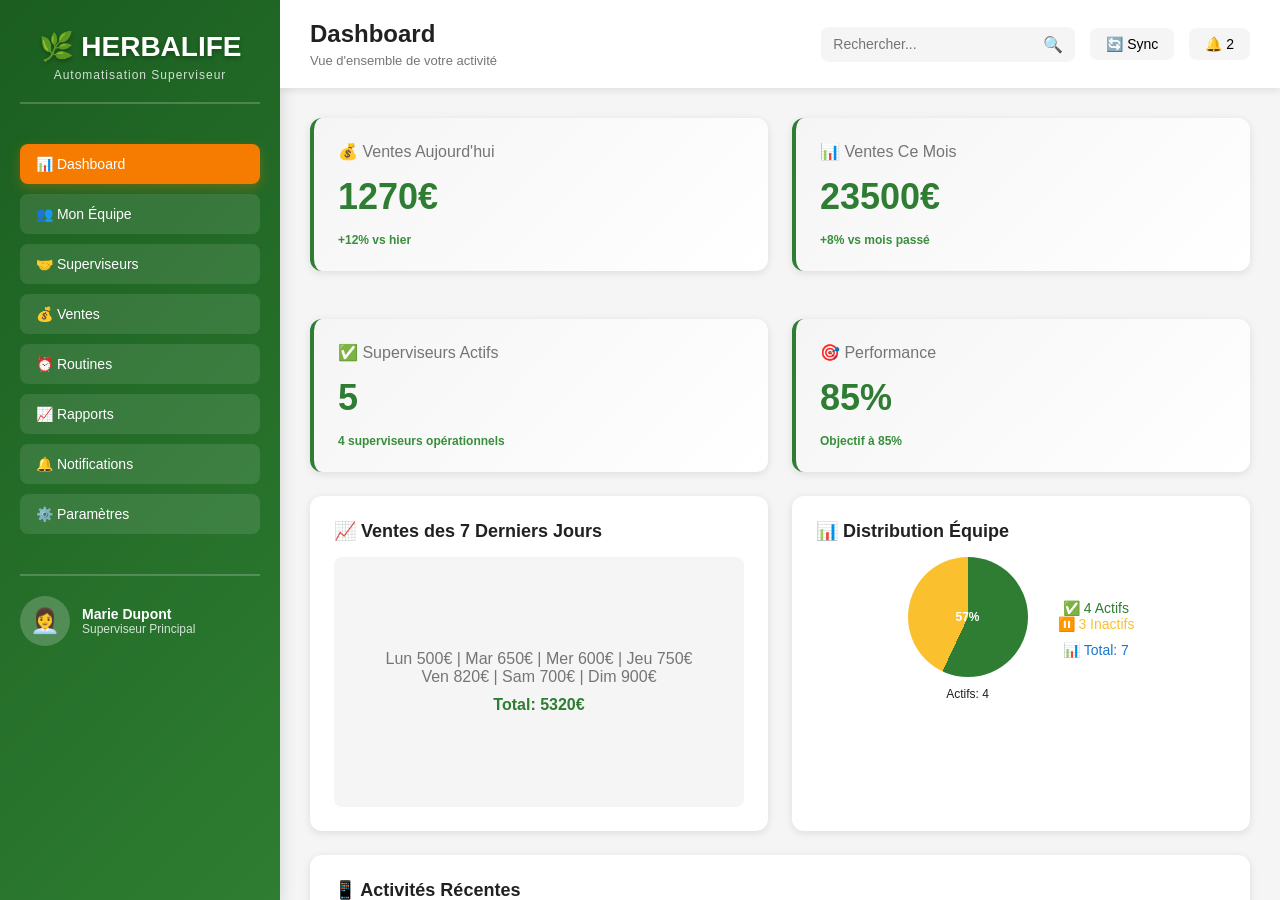
<file: herbalife-system/index.html>
<!DOCTYPE html>
<html lang="fr">
<head>
    <meta charset="UTF-8">
    <meta name="viewport" content="width=device-width, initial-scale=1.0">
    <title>Herbalife - Automatisation Superviseur</title>
    <link rel="stylesheet" href="style.css">
</head>
<body>
    <!-- ========== SIDEBAR ========== -->
    <div class="sidebar">
        <div class="logo">
            <h1>🌿 HERBALIFE</h1>
            <p>Automatisation Superviseur</p>
        </div>

        <div class="menu">
            <button class="menu-btn active" onclick="showSection('dashboard')">
                📊 Dashboard
            </button>
            <button class="menu-btn" onclick="showSection('team')">
                👥 Mon Équipe
            </button>
            <button class="menu-btn" onclick="showSection('supervisors')">
                🤝 Superviseurs
            </button>
            <button class="menu-btn" onclick="showSection('sales')">
                💰 Ventes
            </button>
            <button class="menu-btn" onclick="showSection('routines')">
                ⏰ Routines
            </button>
            <button class="menu-btn" onclick="showSection('reports')">
                📈 Rapports
            </button>
            <button class="menu-btn" onclick="showSection('notifications')">
                🔔 Notifications
            </button>
            <button class="menu-btn" onclick="showSection('settings')">
                ⚙️  Paramètres
            </button>
        </div>

        <div class="user-info">
            <div class="avatar">👩‍💼</div>
            <div>
                <div class="user-name">Marie Dupont</div>
                <div class="user-role">Superviseur Principal</div>
            </div>
        </div>
    </div>

    <!-- ========== MAIN CONTENT ========== -->
    <div class="main-content">
        <!-- ========== HEADER ========== -->
        <div class="header">
            <div class="header-left">
                <h2 id="section-title">Dashboard</h2>
                <p id="section-subtitle">Vue d'ensemble de votre activité</p>
            </div>
            <div class="header-right">
                <div class="search-bar">
                    <input type="text" placeholder="Rechercher..." id="search-input">
                    <button onclick="search()">🔍</button>
                </div>
                <button class="btn-sync" onclick="syncData()">🔄 Sync</button>
                <button class="btn-alert" id="notifications-badge">🔔 0</button>
            </div>
        </div>

        <!-- ========== CONTENT ========== -->
        <div class="content">

            <!-- ========== SECTION 1: DASHBOARD ========== -->
            <div id="dashboard" class="section active">
                <div class="grid-2">
                    <!-- Ventes Jour -->
                    <div class="card card-stat">
                        <p style="color: var(--text-secondary); margin-bottom: 10px;">💰 Ventes Aujourd'hui</p>
                        <div class="stat-value" id="sales-today">0€</div>
                        <div class="stat-change">+12% vs hier</div>
                    </div>

                    <!-- Ventes Mois -->
                    <div class="card card-stat">
                        <p style="color: var(--text-secondary); margin-bottom: 10px;">📊 Ventes Ce Mois</p>
                        <div class="stat-value" id="sales-month">0€</div>
                        <div class="stat-change">+8% vs mois passé</div>
                    </div>

                    <!-- Équipe Active -->
                    <div class="card card-stat">
                        <p style="color: var(--text-secondary); margin-bottom: 10px;">✅ Superviseurs Actifs</p>
                        <div class="stat-value" id="active-supervisors">0</div>
                        <div class="stat-change">4 superviseurs opérationnels</div>
                    </div>

                    <!-- Performance -->
                    <div class="card card-stat">
                        <p style="color: var(--text-secondary); margin-bottom: 10px;">🎯 Performance</p>
                        <div class="stat-value" id="performance">85%</div>
                        <div class="stat-change">Objectif à 85%</div>
                    </div>
                </div>

                <div class="grid-2">
                    <!-- Graphique Ventes 7 Jours -->
                    <div class="card">
                        <h3>📈 Ventes des 7 Derniers Jours</h3>
                        <div class="chart">
                            <div style="text-align: center; width: 100%; color: var(--text-secondary);">
                                <p>Lun 500€ | Mar 650€ | Mer 600€ | Jeu 750€</p>
                                <p>Ven 820€ | Sam 700€ | Dim 900€</p>
                                <p style="font-weight: bold; margin-top: 10px; color: var(--primary);">Total: 5320€</p>
                            </div>
                        </div>
                    </div>

                    <!-- Distribution Actif/Inactif -->
                    <div class="card">
                        <h3>📊 Distribution Équipe</h3>
                        <div style="display: flex; align-items: center; justify-content: center; gap: 30px;">
                            <div style="text-align: center;">
                                <div class="pie-chart" style="background: conic-gradient(var(--primary) 0% 57%, var(--warning) 57% 100%); width: 120px; height: 120px; margin: 0 auto;">
                                    <span style="font-size: 12px;">57%</span>
                                </div>
                                <p style="margin-top: 10px; font-size: 12px;">Actifs: 4</p>
                            </div>
                            <div style="text-align: center;">
                                <p style="font-size: 14px; color: var(--primary);">✅ 4 Actifs</p>
                                <p style="font-size: 14px; color: var(--warning);">⏸️  3 Inactifs</p>
                                <p style="font-size: 14px; color: var(--info); margin-top: 10px;">📊 Total: 7</p>
                            </div>
                        </div>
                    </div>
                </div>

                <!-- Activités Récentes -->
                <div class="card">
                    <h3>📱 Activités Récentes</h3>
                    <div class="activity-list" id="recent-activities">
                        <div class="activity-item">
                            <div class="activity-icon">💰</div>
                            <div class="activity-text">Vente de 500€ enregistrée par Marie Dupont</div>
                            <div class="activity-time">Aujourd'hui 10:30</div>
                        </div>
                        <div class="activity-item">
                            <div class="activity-icon">👤</div>
                            <div class="activity-text">Jean Martin a réactivé son compte</div>
                            <div class="activity-time">Hier 15:45</div>
                        </div>
                        <div class="activity-item">
                            <div class="activity-icon">⚙️</div>
                            <div class="activity-text">Routine de vérification d'activité exécutée</div>
                            <div class="activity-time">Hier 08:00</div>
                        </div>
                    </div>
                </div>
            </div>

            <!-- ========== SECTION 2: TEAM ========== -->
            <div id="team" class="section">
                <div class="card">
                    <div class="card-header">
                        <h3>👥 Distributeurs</h3>
                        <button class="btn btn-primary" onclick="addDistributor()">+ Ajouter</button>
                    </div>

                    <div class="table-container">
                        <table class="table">
                            <thead>
                                <tr>
                                    <th>Nom</th>
                                    <th>Email</th>
                                    <th>Superviseur</th>
                                    <th>Ventes Jour</th>
                                    <th>Ventes Total</th>
                                    <th>Actions</th>
                                </tr>
                            </thead>
                            <tbody id="team-list">
                                <tr>
                                    <td>Alice Moreau</td>
                                    <td>alice@email.com</td>
                                    <td>Jean Martin</td>
                                    <td>150€</td>
                                    <td>2500€</td>
                                    <td>
                                        <button class="btn btn-small btn-secondary">Voir</button>
                                        <button class="btn btn-small btn-danger">Suppr.</button>
                                    </td>
                                </tr>
                                <tr>
                                    <td>Bob Petit</td>
                                    <td>bob@email.com</td>
                                    <td>Jean Martin</td>
                                    <td>200€</td>
                                    <td>3200€</td>
                                    <td>
                                        <button class="btn btn-small btn-secondary">Voir</button>
                                        <button class="btn btn-small btn-danger">Suppr.</button>
                                    </td>
                                </tr>
                                <tr>
                                    <td>Claire Durand</td>
                                    <td>claire@email.com</td>
                                    <td>Sophie Bernard</td>
                                    <td>180€</td>
                                    <td>2800€</td>
                                    <td>
                                        <button class="btn btn-small btn-secondary">Voir</button>
                                        <button class="btn btn-small btn-danger">Suppr.</button>
                                    </td>
                                </tr>
                            </tbody>
                        </table>
                    </div>
                </div>
            </div>

            <!-- ========== SECTION 3: SUPERVISORS ========== -->
            <div id="supervisors" class="section">
                <div class="card">
                    <div class="card-header">
                        <h3>🤝 Superviseurs Actifs</h3>
                        <button class="btn btn-primary" onclick="addSupervisor()">+ Ajouter</button>
                    </div>

                    <div class="supervisor-list" id="active-supervisors-list">
                        <div class="supervisor-card">
                            <div class="supervisor-header">
                                <h4>👨‍💼 Jean Martin</h4>
                                <span class="badge badge-success">Actif</span>
                            </div>
                            <p>📧 jean@herbalife.com</p>
                            <p>👥 2 distributeurs</p>
                            <p>💰 Ventes: 320€ (Jour) | 4500€ (Total)</p>
                            <div class="progress-bar">
                                <div class="progress" style="width: 65%;"></div>
                            </div>
                            <div style="margin-top: 10px; display: flex; gap: 8px;">
                                <button class="btn btn-small btn-secondary">Éditer</button>
                                <button class="btn btn-small btn-danger">Supprimer</button>
                            </div>
                        </div>

                        <div class="supervisor-card">
                            <div class="supervisor-header">
                                <h4>👩‍💼 Sophie Bernard</h4>
                                <span class="badge badge-success">Actif</span>
                            </div>
                            <p>📧 sophie@herbalife.com</p>
                            <p>👥 1 distributeur</p>
                            <p>💰 Ventes: 450€ (Jour) | 5800€ (Total)</p>
                            <div class="progress-bar">
                                <div class="progress" style="width: 90%;"></div>
                            </div>
                            <div style="margin-top: 10px; display: flex; gap: 8px;">
                                <button class="btn btn-small btn-secondary">Éditer</button>
                                <button class="btn btn-small btn-danger">Supprimer</button>
                            </div>
                        </div>

                        <div class="supervisor-card">
                            <div class="supervisor-header">
                                <h4>🧑‍💼 Pierre Leclerc</h4>
                                <span class="badge badge-success">Actif</span>
                            </div>
                            <p>📧 pierre@herbalife.com</p>
                            <p>👥 3 distributeurs</p>
                            <p>💰 Ventes: 600€ (Jour) | 6200€ (Total)</p>
                            <div class="progress-bar">
                                <div class="progress" style="width: 75%;"></div>
                            </div>
                            <div style="margin-top: 10px; display: flex; gap: 8px;">
                                <button class="btn btn-small btn-secondary">Éditer</button>
                                <button class="btn btn-small btn-danger">Supprimer</button>
                            </div>
                        </div>

                        <div class="supervisor-card">
                            <div class="supervisor-header">
                                <h4>👩‍💼 Isabelle Fontaine</h4>
                                <span class="badge badge-success">Actif</span>
                            </div>
                            <p>📧 isabelle@herbalife.com</p>
                            <p>👥 0 distributeur</p>
                            <p>💰 Ventes: 200€ (Jour) | 3500€ (Total)</p>
                            <div class="progress-bar">
                                <div class="progress" style="width: 40%;"></div>
                            </div>
                            <div style="margin-top: 10px; display: flex; gap: 8px;">
                                <button class="btn btn-small btn-secondary">Éditer</button>
                                <button class="btn btn-small btn-danger">Supprimer</button>
                            </div>
                        </div>
                    </div>
                </div>

                <div class="card" style="margin-top: 30px;">
                    <div class="card-header">
                        <h3>⏸️  Superviseurs Inactifs</h3>
                    </div>

                    <div class="supervisor-list" id="inactive-supervisors-list">
                        <div class="supervisor-card inactive">
                            <div class="supervisor-header">
                                <h4>🧑‍💼 Thomas Henry</h4>
                                <span class="badge badge-warning">Inactif</span>
                            </div>
                            <p>📧 thomas@herbalife.com</p>
                            <p>👥 0 distributeur</p>
                            <p>💰 Dernière activité: Il y a 30 jours</p>
                            <div style="margin-top: 10px; display: flex; gap: 8px;">
                                <button class="btn btn-small btn-primary" onclick="reactivateSupervisor('Thomas Henry')">Réactiver</button>
                                <button class="btn btn-small btn-danger">Supprimer</button>
                            </div>
                        </div>

                        <div class="supervisor-card inactive">
                            <div class="supervisor-header">
                                <h4>👩‍💼 Nathalie Girard</h4>
                                <span class="badge badge-warning">Inactif</span>
                            </div>
                            <p>📧 nathalie@herbalife.com</p>
                            <p>👥 0 distributeur</p>
                            <p>💰 Dernière activité: Il y a 45 jours</p>
                            <div style="margin-top: 10px; display: flex; gap: 8px;">
                                <button class="btn btn-small btn-primary" onclick="reactivateSupervisor('Nathalie Girard')">Réactiver</button>
                                <button class="btn btn-small btn-danger">Supprimer</button>
                            </div>
                        </div>

                        <div class="supervisor-card inactive">
                            <div class="supervisor-header">
                                <h4>🧑‍💼 Michel Rousseau</h4>
                                <span class="badge badge-warning">Inactif</span>
                            </div>
                            <p>📧 michel@herbalife.com</p>
                            <p>👥 0 distributeur</p>
                            <p>💰 Dernière activité: Il y a 60 jours</p>
                            <div style="margin-top: 10px; display: flex; gap: 8px;">
                                <button class="btn btn-small btn-primary" onclick="reactivateSupervisor('Michel Rousseau')">Réactiver</button>
                                <button class="btn btn-small btn-danger">Supprimer</button>
                            </div>
                        </div>
                    </div>
                </div>
            </div>

            <!-- ========== SECTION 4: SALES ========== -->
            <div id="sales" class="section">
                <div class="grid-2">
                    <!-- Formulaire -->
                    <div class="card">
                        <h3>💰 Enregistrer une Vente</h3>
                        <form class="form" onsubmit="recordSale(event)">
                            <div class="form-group">
                                <label>Vendeur</label>
                                <select required>
                                    <option value="">Sélectionner un vendeur</option>
                                    <option value="Marie Dupont">Marie Dupont (Principal)</option>
                                    <option value="Jean Martin">Jean Martin</option>
                                    <option value="Sophie Bernard">Sophie Bernard</option>
                                    <option value="Pierre Leclerc">Pierre Leclerc</option>
                                    <option value="Isabelle Fontaine">Isabelle Fontaine</option>
                                </select>
                            </div>

                            <div class="form-group">
                                <label>Montant (€)</label>
                                <input type="number" placeholder="Ex: 500" min="0" step="10" required>
                            </div>

                            <div class="form-group">
                                <label>Produit</label>
                                <select required>
                                    <option value="">Sélectionner un produit</option>
                                    <option value="Nutrition">Pack Nutrition</option>
                                    <option value="Complément">Complément Alimentaire</option>
                                    <option value="Beauté">Produit Beauté</option>
                                    <option value="Bien-être">Bien-être</option>
                                </select>
                            </div>

                            <div class="form-group">
                                <label>Description</label>
                                <textarea placeholder="Détails supplémentaires..." required></textarea>
                            </div>

                            <button type="submit" class="btn btn-primary" style="width: 100%;">
                                ✅ Enregistrer la Vente
                            </button>
                        </form>
                    </div>

                    <!-- Statistiques -->
                    <div class="card">
                        <h3>📊 Statistiques des Ventes</h3>
                        <div class="stats-grid">
                            <div class="stat-box">
                                <span class="stat-label">Total Jour</span>
                                <span class="stat-number" id="total-sales-today">2070€</span>
                            </div>
                            <div class="stat-box">
                                <span class="stat-label">Moyenne</span>
                                <span class="stat-number">414€</span>
                            </div>
                            <div class="stat-box">
                                <span class="stat-label">Max</span>
                                <span class="stat-number">600€</span>
                            </div>
                            <div class="stat-box">
                                <span class="stat-label">Min</span>
                                <span class="stat-number">200€</span>
                            </div>
                        </div>
                    </div>
                </div>

                <!-- Historique -->
                <div class="card">
                    <h3>📜 Historique des Ventes</h3>
                    <div class="table-container">
                        <table class="table">
                            <thead>
                                <tr>
                                    <th>Date/Heure</th>
                                    <th>Vendeur</th>
                                    <th>Produit</th>
                                    <th>Montant</th>
                                    <th>Status</th>
                                    <th>Actions</th>
                                </tr>
                            </thead>
                            <tbody id="sales-history">
                                <tr>
                                    <td>Aujourd'hui 14:30</td>
                                    <td>Marie Dupont</td>
                                    <td>Pack Nutrition</td>
                                    <td>500€</td>
                                    <td><span class="badge badge-success">Validée</span></td>
                                    <td>
                                        <button class="btn btn-small btn-secondary">Détail</button>
                                    </td>
                                </tr>
                                <tr>
                                    <td>Aujourd'hui 13:15</td>
                                    <td>Jean Martin</td>
                                    <td>Complément Alimentaire</td>
                                    <td>320€</td>
                                    <td><span class="badge badge-success">Validée</span></td>
                                    <td>
                                        <button class="btn btn-small btn-secondary">Détail</button>
                                    </td>
                                </tr>
                                <tr>
                                    <td>Aujourd'hui 12:00</td>
                                    <td>Sophie Bernard</td>
                                    <td>Produit Beauté</td>
                                    <td>450€</td>
                                    <td><span class="badge badge-success">Validée</span></td>
                                    <td>
                                        <button class="btn btn-small btn-secondary">Détail</button>
                                    </td>
                                </tr>
                            </tbody>
                        </table>
                    </div>
                </div>
            </div>

            <!-- ========== SECTION 5: ROUTINES ========== -->
            <div id="routines" class="section">
                <div class="card">
                    <div class="card-header">
                        <h3>⏰ Routines Automatiques</h3>
                        <button class="btn btn-primary" onclick="executeAllRoutines()">▶️ Exécuter Toutes</button>
                    </div>

                    <div id="routines-list">
                        <div class="routine-card">
                            <div class="routine-header">
                                <h4>📱 Vérifier Activité</h4>
                                <div class="routine-status">
                                    <span class="badge badge-info">Quotidienne</span>
                                    <span class="routine-time">08:00</span>
                                </div>
                            </div>
                            <p class="routine-description">Vérifier l'activité de tous les superviseurs et alerter les inactifs.</p>
                            <div class="routine-actions">
                                <button class="btn btn-small btn-primary" onclick="executeRoutine('verify-activity')">
                                    ▶️ Exécuter
                                </button>
                                <button class="btn btn-small btn-secondary" onclick="viewRoutineLogs('verify-activity')">
                                    📋 Logs
                                </button>
                            </div>
                        </div>

                        <div class="routine-card">
                            <div class="routine-header">
                                <h4>💰 Rapport de Ventes</h4>
                                <div class="routine-status">
                                    <span class="badge badge-info">Quotidienne</span>
                                    <span class="routine-time">18:00</span>
                                </div>
                            </div>
                            <p class="routine-description">Générer un rapport complet des ventes du jour et sauvegarder les données.</p>
                            <div class="routine-actions">
                                <button class="btn btn-small btn-primary" onclick="executeRoutine('sales-report')">
                                    ▶️ Exécuter
                                </button>
                                <button class="btn btn-small btn-secondary" onclick="viewRoutineLogs('sales-report')">
                                    📋 Logs
                                </button>
                            </div>
                        </div>

                        <div class="routine-card">
                            <div class="routine-header">
                                <h4>✉️  Rappels de Tâches</h4>
                                <div class="routine-status">
                                    <span class="badge badge-info">Quotidienne</span>
                                    <span class="routine-time">09:00</span>
                                </div>
                            </div>
                            <p class="routine-description">Envoyer des rappels de tâches à tous les superviseurs actifs.</p>
                            <div class="routine-actions">
                                <button class="btn btn-small btn-primary" onclick="executeRoutine('send-reminders')">
                                    ▶️ Exécuter
                                </button>
                                <button class="btn btn-small btn-secondary" onclick="viewRoutineLogs('send-reminders')">
                                    📋 Logs
                                </button>
                            </div>
                        </div>

                        <div class="routine-card">
                            <div class="routine-header">
                                <h4>🔄 Réinitialiser Compteurs</h4>
                                <div class="routine-status">
                                    <span class="badge badge-info">Quotidienne</span>
                                    <span class="routine-time">23:59</span>
                                </div>
                            </div>
                            <p class="routine-description">Réinitialiser les compteurs de ventes du jour précédent.</p>
                            <div class="routine-actions">
                                <button class="btn btn-small btn-primary" onclick="executeRoutine('reset-counters')">
                                    ▶️ Exécuter
                                </button>
                                <button class="btn btn-small btn-secondary" onclick="viewRoutineLogs('reset-counters')">
                                    📋 Logs
                                </button>
                            </div>
                        </div>

                        <div class="routine-card">
                            <div class="routine-header">
                                <h4>🔔 Activer Inactifs</h4>
                                <div class="routine-status">
                                    <span class="badge badge-info">Quotidienne</span>
                                    <span class="routine-time">20:00</span>
                                </div>
                            </div>
                            <p class="routine-description">Envoyer des notifications de réactivation aux superviseurs inactifs.</p>
                            <div class="routine-actions">
                                <button class="btn btn-small btn-primary" onclick="executeRoutine('activate-inactive')">
                                    ▶️ Exécuter
                                </button>
                                <button class="btn btn-small btn-secondary" onclick="viewRoutineLogs('activate-inactive')">
                                    📋 Logs
                                </button>
                            </div>
                        </div>
                    </div>
                </div>

                <!-- Logs d'Exécution -->
                <div class="card" style="margin-top: 30px;">
                    <h3>📝 Logs d'Exécution</h3>
                    <div id="execution-logs" style="background: var(--gray-1); padding: 16px; border-radius: 8px; font-family: monospace; font-size: 12px; max-height: 300px; overflow-y: auto; color: var(--text-secondary);">
                        <p>[08:00] ✅ Vérification d'activité exécutée - 4 actifs, 3 inactifs</p>
                        <p>[09:00] ✅ Rappels de tâches envoyés à 4 superviseurs</p>
                        <p>[12:30] 💰 Vente enregistrée: 500€ - Marie Dupont</p>
                        <p>[13:15] 💰 Vente enregistrée: 320€ - Jean Martin</p>
                        <p>[14:45] ⚙️ Synchronisation des données complétée</p>
                    </div>
                </div>
            </div>

            <!-- ========== SECTION 6: REPORTS ========== -->
            <div id="reports" class="section">
                <div class="card">
                    <div class="card-header">
                        <h3>📊 Rapports</h3>
                        <div class="reports-filters">
                            <select id="period-filter">
                                <option value="day">Jour</option>
                                <option value="week">Semaine</option>
                                <option value="month" selected>Mois</option>
                                <option value="year">Année</option>
                            </select>
                            <button class="btn btn-primary" onclick="generateReport()">
                                📄 Générer Rapport
                            </button>
                            <button class="btn btn-secondary" onclick="exportPDF()">
                                📥 Export PDF
                            </button>
                        </div>
                    </div>

                    <div style="margin-top: 20px;">
                        <h4 style="margin-bottom: 15px;">🏆 Top 5 Vendeurs</h4>
                        <ol class="ranking-list">
                            <li>
                                <span class="rank">🥇</span>
                                <span class="name">Pierre Leclerc</span>
                                <span class="value">6200€</span>
                            </li>
                            <li>
                                <span class="rank">🥈</span>
                                <span class="name">Sophie Bernard</span>
                                <span class="value">5800€</span>
                            </li>
                            <li>
                                <span class="rank">🥉</span>
                                <span class="name">Jean Martin</span>
                                <span class="value">4500€</span>
                            </li>
                            <li>
                                <span class="rank">4️⃣</span>
                                <span class="name">Marie Dupont</span>
                                <span class="value">3500€</span>
                            </li>
                            <li>
                                <span class="rank">5️⃣</span>
                                <span class="name">Isabelle Fontaine</span>
                                <span class="value">3200€</span>
                            </li>
                        </ol>
                    </div>
                </div>

                <div class="card">
                    <h4 style="margin-bottom: 15px;">📈 Statistiques Détaillées</h4>
                    <div class="stats-grid" style="display: grid; grid-template-columns: 1fr 1fr; gap: 16px;">
                        <div class="stat-box">
                            <span class="stat-label">Ventes Totales</span>
                            <span class="stat-number">23500€</span>
                        </div>
                        <div class="stat-box">
                            <span class="stat-label">Nombre de Ventes</span>
                            <span class="stat-number">47</span>
                        </div>
                        <div class="stat-box">
                            <span class="stat-label">Vente Moyenne</span>
                            <span class="stat-number">500€</span>
                        </div>
                        <div class="stat-box">
                            <span class="stat-label">Croissance</span>
                            <span class="stat-number">+12%</span>
                        </div>
                    </div>
                </div>
            </div>

            <!-- ========== SECTION 7: NOTIFICATIONS ========== -->
            <div id="notifications" class="section">
                <div class="card">
                    <div class="card-header">
                        <h3>🔔 Notifications</h3>
                        <button class="btn btn-secondary" onclick="clearNotifications()">
                            🗑️  Supprimer Tout
                        </button>
                    </div>

                    <div class="notifications-list" id="notifications-list">
                        <div class="notification-item alert-success">
                            <div class="notification-icon">✅</div>
                            <div class="notification-content">
                                <h4>Vente Enregistrée</h4>
                                <p>Vente de 500€ enregistrée avec succès par Marie Dupont.</p>
                                <span class="notification-time">Il y a 30 minutes</span>
                            </div>
                        </div>

                        <div class="notification-item alert-info">
                            <div class="notification-icon">ℹ️</div>
                            <div class="notification-content">
                                <h4>Routine Exécutée</h4>
                                <p>La routine de vérification d'activité a été exécutée. 4 superviseurs actifs détectés.</p>
                                <span class="notification-time">Il y a 2 heures</span>
                            </div>
                        </div>

                        <div class="notification-item alert-warning">
                            <div class="notification-icon">⚠️</div>
                            <div class="notification-content">
                                <h4>Alerte: Superviseur Inactif</h4>
                                <p>Thomas Henry n'a pas d'activité depuis 30 jours. Envisager une réactivation.</p>
                                <span class="notification-time">Hier à 20:00</span>
                            </div>
                        </div>

                        <div class="notification-item alert-success">
                            <div class="notification-icon">✅</div>
                            <div class="notification-content">
                                <h4>Superviseur Réactivé</h4>
                                <p>Jean Martin a réactivé son compte et est maintenant disponible.</p>
                                <span class="notification-time">Il y a 5 jours</span>
                            </div>
                        </div>
                    </div>
                </div>
            </div>

            <!-- ========== SECTION 8: SETTINGS ========== -->
            <div id="settings" class="section">
                <div class="card">
                    <h3>👤 Profil Utilisateur</h3>
                    <form class="form">
                        <div class="form-group">
                            <label>Nom Complet</label>
                            <input type="text" value="Marie Dupont" placeholder="Nom complet">
                        </div>

                        <div class="form-group">
                            <label>Email</label>
                            <input type="email" value="marie.dupont@herbalife.com" placeholder="Email">
                        </div>

                        <div class="form-group">
                            <label>Téléphone</label>
                            <input type="tel" placeholder="Téléphone">
                        </div>

                        <div class="form-group">
                            <label>Localisation</label>
                            <input type="text" placeholder="Ville, Région">
                        </div>

                        <button type="submit" class="btn btn-primary">
                            💾 Sauvegarder les Modifications
                        </button>
                    </form>
                </div>

                <div class="card">
                    <h3>🔔 Préférences de Notifications</h3>
                    <div class="settings-group">
                        <label class="checkbox-label">
                            <input type="checkbox" checked>
                            <span>Notifications de ventes</span>
                        </label>
                        <label class="checkbox-label">
                            <input type="checkbox" checked>
                            <span>Rappels de tâches quotidiennes</span>
                        </label>
                        <label class="checkbox-label">
                            <input type="checkbox" checked>
                            <span>Alertes d'activité d'équipe</span>
                        </label>
                        <label class="checkbox-label">
                            <input type="checkbox">
                            <span>Email hebdomadaire</span>
                        </label>
                        <label class="checkbox-label">
                            <input type="checkbox" checked>
                            <span>Notifications de réactivation</span>
                        </label>
                    </div>
                </div>

                <div class="card">
                    <h3>🔐 Sécurité</h3>
                    <div class="settings-group">
                        <button class="btn btn-secondary" style="width: 100%; justify-content: center;">
                            🔑 Changer le Mot de Passe
                        </button>
                        <button class="btn btn-secondary" style="width: 100%; justify-content: center;">
                            📱 Activer 2FA
                        </button>
                        <button class="btn btn-danger" style="width: 100%; justify-content: center;">
                            🚪 Déconnexion
                        </button>
                    </div>
                </div>
            </div>

        </div>
    </div>

    <!-- ========== MODALS ========== -->
    <div id="addSupervisorModal" class="modal">
        <div class="modal-content">
            <div class="modal-header">
                <h2>➕ Ajouter un Superviseur</h2>
                <button class="modal-close" onclick="closeModal('addSupervisorModal')">✕</button>
            </div>
            <div class="modal-body">
                <form class="form" onsubmit="submitAddSupervisor(event)">
                    <div class="form-group">
                        <label>Nom</label>
                        <input type="text" placeholder="Nom du superviseur" required>
                    </div>
                    <div class="form-group">
                        <label>Email</label>
                        <input type="email" placeholder="Email" required>
                    </div>
                    <div class="form-group">
                        <label>Statut</label>
                        <select required>
                            <option value="actif">Actif</option>
                            <option value="inactif">Inactif</option>
                        </select>
                    </div>
                </form>
            </div>
            <div class="modal-footer">
                <button class="btn btn-secondary" onclick="closeModal('addSupervisorModal')">
                    Annuler
                </button>
                <button class="btn btn-primary" onclick="submitAddSupervisor()">
                    Ajouter
                </button>
            </div>
        </div>
    </div>

    <!-- Toast Container -->
    <div id="toast-container"></div>

    <script src="app.js"></script>
</body>
</html>
</file>
<file: herbalife-system/style.css>
/* ============================================
   SYSTÈME D'AUTOMATISATION HERBALIFE - STYLES
   ============================================ */

* {
    margin: 0;
    padding: 0;
    box-sizing: border-box;
}

:root {
    --primary: #2E7D32;
    --primary-dark: #1B5E20;
    --primary-light: #81C784;
    --secondary: #F57C00;
    --secondary-light: #FFB74D;
    --danger: #D32F2F;
    --warning: #FBC02D;
    --success: #388E3C;
    --info: #1976D2;
    --gray-1: #F5F5F5;
    --gray-2: #EEEEEE;
    --gray-3: #BDBDBD;
    --gray-4: #757575;
    --text-primary: #212121;
    --text-secondary: #757575;
    --border: #E0E0E0;
    --shadow: 0 2px 8px rgba(0, 0, 0, 0.1);
    --shadow-lg: 0 4px 16px rgba(0, 0, 0, 0.15);
}

body {
    font-family: 'Segoe UI', Tahoma, Geneva, Verdana, sans-serif;
    background-color: var(--gray-1);
    color: var(--text-primary);
    display: flex;
}

/* ========== SIDEBAR ========== */
.sidebar {
    width: 280px;
    background: linear-gradient(135deg, var(--primary-dark) 0%, var(--primary) 100%);
    color: white;
    padding: 30px 20px;
    position: fixed;
    left: 0;
    top: 0;
    height: 100vh;
    overflow-y: auto;
    box-shadow: var(--shadow-lg);
}

.logo {
    text-align: center;
    margin-bottom: 40px;
    border-bottom: 2px solid rgba(255, 255, 255, 0.2);
    padding-bottom: 20px;
}

.logo h1 {
    font-size: 28px;
    margin-bottom: 5px;
    text-shadow: 0 2px 4px rgba(0, 0, 0, 0.3);
}

.logo p {
    font-size: 12px;
    opacity: 0.8;
    letter-spacing: 1px;
}

.menu {
    display: flex;
    flex-direction: column;
    gap: 10px;
    margin-bottom: 40px;
}

.menu-btn {
    background: rgba(255, 255, 255, 0.1);
    border: none;
    color: white;
    padding: 12px 16px;
    border-radius: 8px;
    cursor: pointer;
    font-size: 14px;
    font-weight: 500;
    transition: all 0.3s ease;
    text-align: left;
}

.menu-btn:hover {
    background: rgba(255, 255, 255, 0.2);
    transform: translateX(5px);
}

.menu-btn.active {
    background: var(--secondary);
    box-shadow: 0 4px 12px rgba(245, 124, 0, 0.3);
}

.user-info {
    display: flex;
    align-items: center;
    gap: 12px;
    border-top: 2px solid rgba(255, 255, 255, 0.2);
    padding-top: 20px;
    margin-top: auto;
}

.avatar {
    width: 50px;
    height: 50px;
    background: rgba(255, 255, 255, 0.2);
    border-radius: 50%;
    display: flex;
    align-items: center;
    justify-content: center;
    font-size: 24px;
}

.user-name {
    font-weight: 600;
    font-size: 14px;
}

.user-role {
    font-size: 12px;
    opacity: 0.8;
}

/* ========== MAIN CONTENT ========== */
.main-content {
    margin-left: 280px;
    flex: 1;
    display: flex;
    flex-direction: column;
    height: 100vh;
    overflow-y: auto;
}

/* ========== HEADER ========== */
.header {
    background: white;
    padding: 20px 30px;
    display: flex;
    justify-content: space-between;
    align-items: center;
    box-shadow: var(--shadow);
    position: sticky;
    top: 0;
    z-index: 100;
}

.header-left h2 {
    font-size: 24px;
    color: var(--text-primary);
    margin-bottom: 5px;
}

.header-left p {
    font-size: 13px;
    color: var(--text-secondary);
}

.header-right {
    display: flex;
    align-items: center;
    gap: 15px;
}

.search-bar {
    display: flex;
    background: var(--gray-1);
    border-radius: 8px;
    padding: 8px 12px;
    gap: 10px;
}

.search-bar input {
    border: none;
    background: transparent;
    width: 200px;
    font-size: 14px;
    outline: none;
}

.search-bar button {
    background: none;
    border: none;
    cursor: pointer;
    font-size: 16px;
}

.btn-sync, .btn-alert {
    background: var(--gray-1);
    border: none;
    padding: 8px 16px;
    border-radius: 8px;
    cursor: pointer;
    font-size: 14px;
    transition: all 0.3s ease;
}

.btn-sync:hover, .btn-alert:hover {
    background: var(--primary-light);
}

/* ========== CONTENT SECTION ========== */
.content {
    flex: 1;
    padding: 30px;
    overflow-y: auto;
}

.section {
    display: none;
}

.section.active {
    display: block;
    animation: fadeIn 0.3s ease;
}

@keyframes fadeIn {
    from { opacity: 0; transform: translateY(10px); }
    to { opacity: 1; transform: translateY(0); }
}

/* ========== CARDS ========== */
.card {
    background: white;
    border-radius: 12px;
    padding: 24px;
    box-shadow: var(--shadow);
    margin-bottom: 24px;
    transition: all 0.3s ease;
}

.card:hover {
    box-shadow: var(--shadow-lg);
    transform: translateY(-2px);
}

.card-header {
    display: flex;
    justify-content: space-between;
    align-items: center;
    margin-bottom: 20px;
}

.card h3 {
    font-size: 18px;
    color: var(--text-primary);
    margin-bottom: 15px;
}

/* ========== STATISTICS ========== */
.grid-2 {
    display: grid;
    grid-template-columns: 1fr 1fr;
    gap: 24px;
}

.card-stat {
    background: linear-gradient(135deg, var(--gray-1) 0%, white 100%);
    border-left: 4px solid var(--primary);
}

.stat-value {
    font-size: 36px;
    font-weight: 700;
    color: var(--primary);
    margin: 15px 0;
}

.stat-change {
    font-size: 12px;
    color: var(--success);
    font-weight: 600;
}

/* ========== CHARTS ========== */
.chart {
    background: var(--gray-1);
    border-radius: 8px;
    padding: 15px;
    min-height: 250px;
    display: flex;
    align-items: center;
    justify-content: center;
}

.pie-chart {
    width: 150px;
    height: 150px;
    border-radius: 50%;
    background: conic-gradient(
        var(--primary) 0% 57%,
        var(--warning) 57% 100%
    );
    display: flex;
    align-items: center;
    justify-content: center;
    color: white;
    font-weight: bold;
}

/* ========== TABLES ========== */
.table-container {
    overflow-x: auto;
}

.table {
    width: 100%;
    border-collapse: collapse;
    margin-top: 20px;
}

.table thead {
    background: var(--gray-2);
    border-top: 2px solid var(--border);
    border-bottom: 2px solid var(--border);
}

.table th {
    padding: 12px 16px;
    text-align: left;
    font-weight: 600;
    color: var(--text-secondary);
    font-size: 13px;
    text-transform: uppercase;
    letter-spacing: 0.5px;
}

.table td {
    padding: 16px;
    border-bottom: 1px solid var(--border);
}

.table tbody tr:hover {
    background: var(--gray-1);
}

/* ========== BADGES ========== */
.badge {
    display: inline-block;
    padding: 4px 12px;
    border-radius: 20px;
    font-size: 12px;
    font-weight: 600;
    text-transform: uppercase;
    letter-spacing: 0.5px;
}

.badge-success {
    background: rgba(56, 142, 60, 0.2);
    color: var(--success);
}

.badge-warning {
    background: rgba(251, 192, 45, 0.2);
    color: var(--warning);
}

.badge-danger {
    background: rgba(211, 47, 47, 0.2);
    color: var(--danger);
}

.badge-info {
    background: rgba(25, 118, 210, 0.2);
    color: var(--info);
}

/* ========== BUTTONS ========== */
.btn {
    padding: 10px 20px;
    border: none;
    border-radius: 8px;
    cursor: pointer;
    font-size: 14px;
    font-weight: 600;
    transition: all 0.3s ease;
    display: inline-flex;
    align-items: center;
    gap: 6px;
}

.btn-primary {
    background: var(--primary);
    color: white;
}

.btn-primary:hover {
    background: var(--primary-dark);
    transform: translateY(-2px);
    box-shadow: 0 4px 12px rgba(46, 125, 50, 0.3);
}

.btn-secondary {
    background: var(--gray-2);
    color: var(--text-primary);
}

.btn-secondary:hover {
    background: var(--gray-3);
}

.btn-success {
    background: var(--success);
    color: white;
}

.btn-danger {
    background: var(--danger);
    color: white;
}

.btn-small {
    padding: 6px 10px;
    font-size: 12px;
}

/* ========== FORMS ========== */
.form {
    display: flex;
    flex-direction: column;
    gap: 20px;
}

.form-group {
    display: flex;
    flex-direction: column;
    gap: 8px;
}

.form-group label {
    font-weight: 600;
    color: var(--text-primary);
    font-size: 14px;
}

.form-group input,
.form-group select,
.form-group textarea {
    padding: 12px 16px;
    border: 1px solid var(--border);
    border-radius: 8px;
    font-size: 14px;
    font-family: inherit;
    transition: all 0.3s ease;
}

.form-group input:focus,
.form-group select:focus,
.form-group textarea:focus {
    outline: none;
    border-color: var(--primary);
    box-shadow: 0 0 0 3px rgba(46, 125, 50, 0.1);
}

.form-group textarea {
    min-height: 100px;
    resize: vertical;
}

/* ========== SUPERVISORS ========== */
.supervisor-list {
    display: flex;
    flex-direction: column;
    gap: 15px;
    margin-top: 20px;
}

.supervisor-card {
    background: var(--gray-1);
    padding: 16px;
    border-radius: 8px;
    border-left: 4px solid var(--primary);
    transition: all 0.3s ease;
}

.supervisor-card:hover {
    box-shadow: var(--shadow);
}

.supervisor-card.inactive {
    border-left-color: var(--warning);
    background: rgba(251, 192, 45, 0.05);
}

.supervisor-header {
    display: flex;
    justify-content: space-between;
    align-items: center;
    margin-bottom: 12px;
}

.supervisor-header h4 {
    font-size: 16px;
    color: var(--text-primary);
}

.supervisor-card p {
    font-size: 13px;
    color: var(--text-secondary);
    margin: 8px 0;
}

.progress-bar {
    background: var(--border);
    height: 6px;
    border-radius: 3px;
    overflow: hidden;
    margin-top: 12px;
}

.progress {
    background: var(--primary);
    height: 100%;
    border-radius: 3px;
    transition: width 0.3s ease;
}

/* ========== ROUTINES ========== */
.routine-card {
    background: var(--gray-1);
    padding: 16px;
    border-radius: 8px;
    margin-bottom: 15px;
    border: 1px solid var(--border);
}

.routine-header {
    display: flex;
    justify-content: space-between;
    align-items: center;
    margin-bottom: 12px;
}

.routine-header h4 {
    font-size: 16px;
    color: var(--text-primary);
}

.routine-status {
    display: flex;
    align-items: center;
    gap: 12px;
}

.routine-time {
    font-size: 12px;
    color: var(--text-secondary);
}

.routine-description {
    font-size: 13px;
    color: var(--text-secondary);
    margin-bottom: 12px;
}

.routine-actions {
    display: flex;
    gap: 8px;
    margin-top: 12px;
}

/* ========== ACTIVITY ========== */
.activity-list {
    display: flex;
    flex-direction: column;
    gap: 15px;
    margin-top: 20px;
}

.activity-item {
    display: flex;
    align-items: center;
    gap: 16px;
    padding: 16px;
    background: var(--gray-1);
    border-radius: 8px;
    border-left: 4px solid var(--primary);
}

.activity-icon {
    font-size: 24px;
    flex-shrink: 0;
}

.activity-text {
    flex: 1;
    font-size: 14px;
    color: var(--text-primary);
}

.activity-time {
    font-size: 12px;
    color: var(--text-secondary);
    white-space: nowrap;
}

/* ========== NOTIFICATIONS ========== */
.notifications-list {
    display: flex;
    flex-direction: column;
    gap: 15px;
    margin-top: 20px;
}

.notification-item {
    display: flex;
    align-items: flex-start;
    gap: 16px;
    padding: 16px;
    border-radius: 8px;
    border-left: 4px solid;
    background: white;
}

.notification-item.alert-success {
    border-left-color: var(--success);
    background: rgba(56, 142, 60, 0.05);
}

.notification-item.alert-warning {
    border-left-color: var(--warning);
    background: rgba(251, 192, 45, 0.05);
}

.notification-item.alert-danger {
    border-left-color: var(--danger);
    background: rgba(211, 47, 47, 0.05);
}

.notification-item.alert-info {
    border-left-color: var(--info);
    background: rgba(25, 118, 210, 0.05);
}

.notification-icon {
    font-size: 24px;
    flex-shrink: 0;
}

.notification-content h4 {
    font-size: 14px;
    color: var(--text-primary);
    margin-bottom: 4px;
}

.notification-content p {
    font-size: 13px;
    color: var(--text-secondary);
    margin-bottom: 6px;
}

.notification-time {
    font-size: 12px;
    color: var(--text-secondary);
}

/* ========== MODALS ========== */
.modal {
    display: none;
    position: fixed;
    top: 0;
    left: 0;
    width: 100%;
    height: 100%;
    background: rgba(0, 0, 0, 0.5);
    z-index: 1000;
    align-items: center;
    justify-content: center;
}

.modal.active {
    display: flex;
    animation: fadeIn 0.3s ease;
}

.modal-content {
    background: white;
    border-radius: 12px;
    box-shadow: var(--shadow-lg);
    width: 90%;
    max-width: 500px;
    overflow: hidden;
}

.modal-header {
    display: flex;
    justify-content: space-between;
    align-items: center;
    padding: 24px;
    border-bottom: 1px solid var(--border);
}

.modal-header h2 {
    font-size: 20px;
    color: var(--text-primary);
}

.modal-close {
    background: none;
    border: none;
    font-size: 24px;
    cursor: pointer;
    color: var(--text-secondary);
}

.modal-body {
    padding: 24px;
}

.modal-footer {
    padding: 16px 24px;
    background: var(--gray-1);
    display: flex;
    gap: 10px;
    justify-content: flex-end;
}

/* ========== TOAST ========== */
#toast-container {
    position: fixed;
    bottom: 24px;
    right: 24px;
    z-index: 10000;
}

.toast {
    background: white;
    padding: 16px 24px;
    border-radius: 8px;
    box-shadow: var(--shadow-lg);
    margin-bottom: 12px;
    display: flex;
    align-items: center;
    gap: 12px;
    min-width: 300px;
    animation: slideIn 0.3s ease;
}

@keyframes slideIn {
    from {
        transform: translateX(400px);
        opacity: 0;
    }
    to {
        transform: translateX(0);
        opacity: 1;
    }
}

.toast.success {
    border-left: 4px solid var(--success);
    background: rgba(56, 142, 60, 0.05);
}

.toast.error {
    border-left: 4px solid var(--danger);
    background: rgba(211, 47, 47, 0.05);
}

.toast.warning {
    border-left: 4px solid var(--warning);
    background: rgba(251, 192, 45, 0.05);
}

/* ========== RANKING ========== */
.ranking-list {
    list-style: none;
    margin-top: 20px;
}

.ranking-list li {
    display: flex;
    align-items: center;
    justify-content: space-between;
    padding: 16px;
    background: var(--gray-1);
    border-radius: 8px;
    margin-bottom: 12px;
    gap: 16px;
}

.rank {
    font-size: 24px;
    flex-shrink: 0;
}

.name {
    flex: 1;
    font-weight: 500;
}

.value {
    font-weight: 700;
    color: var(--primary);
    font-size: 16px;
}

/* ========== STATS GRID ========== */
.stats-grid {
    display: grid;
    grid-template-columns: 1fr 1fr;
    gap: 16px;
    margin-top: 20px;
}

.stat-box {
    background: var(--gray-1);
    padding: 16px;
    border-radius: 8px;
    text-align: center;
}

.stat-label {
    display: block;
    font-size: 12px;
    color: var(--text-secondary);
    text-transform: uppercase;
    margin-bottom: 8px;
}

.stat-number {
    display: block;
    font-size: 24px;
    font-weight: 700;
    color: var(--primary);
}

/* ========== CHECKBOX ========== */
.checkbox-label {
    display: flex;
    align-items: center;
    gap: 12px;
    padding: 12px;
    cursor: pointer;
    border-radius: 8px;
    transition: all 0.3s ease;
}

.checkbox-label:hover {
    background: var(--gray-1);
}

.checkbox-label input[type="checkbox"] {
    width: 18px;
    height: 18px;
    cursor: pointer;
    accent-color: var(--primary);
}

/* ========== SETTINGS GROUP ========== */
.settings-group {
    display: flex;
    flex-direction: column;
    gap: 12px;
    margin-top: 20px;
}

/* ========== REPORTS FILTERS ========== */
.reports-filters {
    display: flex;
    gap: 12px;
    margin-bottom: 20px;
}

.reports-filters select,
.reports-filters button {
    padding: 10px 16px;
    border: 1px solid var(--border);
    border-radius: 8px;
    font-size: 14px;
}

/* ========== RESPONSIVE ========== */
@media (max-width: 1200px) {
    .grid-2 {
        grid-template-columns: 1fr;
    }
    
    .stats-grid {
        grid-template-columns: 1fr;
    }
}

@media (max-width: 768px) {
    .sidebar {
        width: 80px;
        padding: 15px 10px;
    }
    
    .logo {
        margin-bottom: 30px;
    }
    
    .logo h1 {
        font-size: 20px;
    }
    
    .logo p {
        display: none;
    }
    
    .menu-btn {
        padding: 10px 8px;
        font-size: 12px;
    }
    
    .user-name,
    .user-role {
        display: none;
    }
    
    .main-content {
        margin-left: 80px;
    }
    
    .header {
        flex-direction: column;
        gap: 15px;
        align-items: flex-start;
    }
    
    .search-bar input {
        width: 100%;
    }
    
    .content {
        padding: 15px;
    }
    
    .table {
        font-size: 12px;
    }
    
    .table th,
    .table td {
        padding: 8px;
    }
}

/* ========== SCROLLBAR ========== */
::-webkit-scrollbar {
    width: 8px;
    height: 8px;
}

::-webkit-scrollbar-track {
    background: var(--gray-2);
}

::-webkit-scrollbar-thumb {
    background: var(--gray-3);
    border-radius: 4px;
}

::-webkit-scrollbar-thumb:hover {
    background: var(--gray-4);
}
</file>
